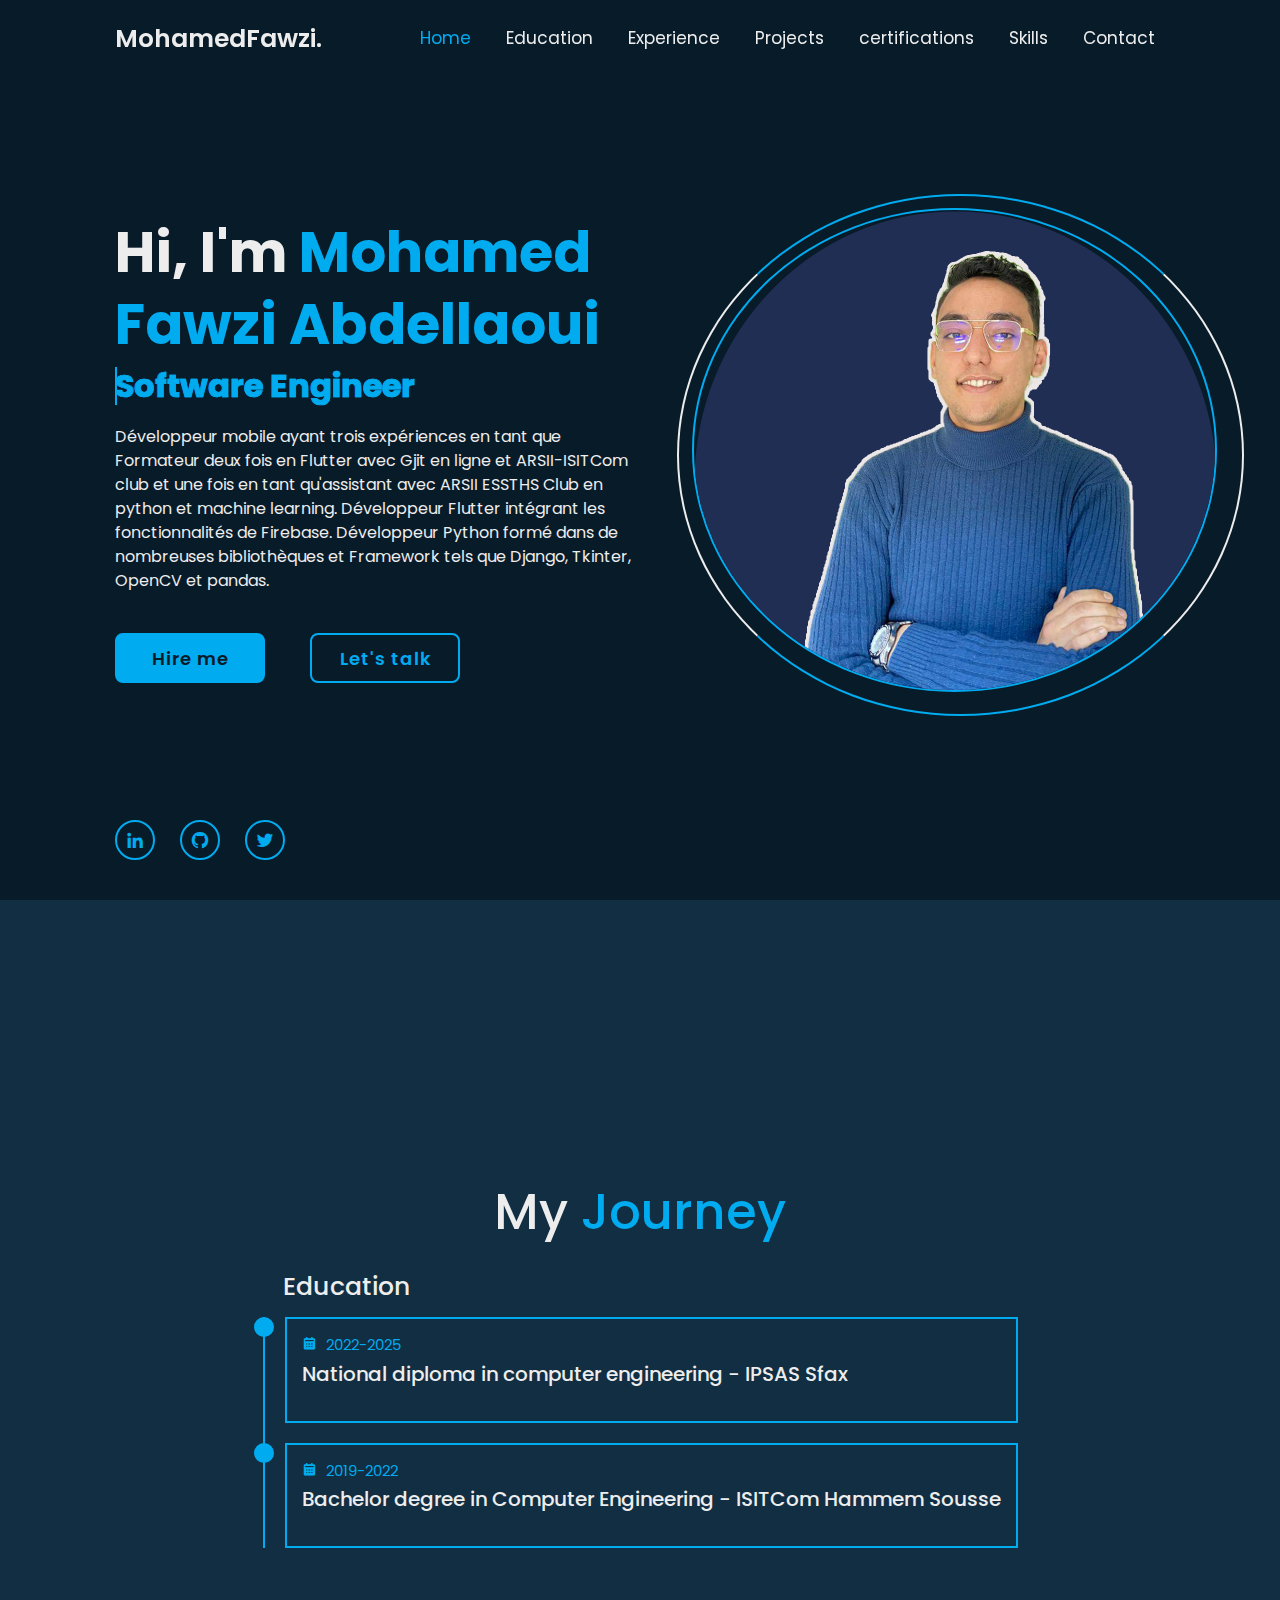
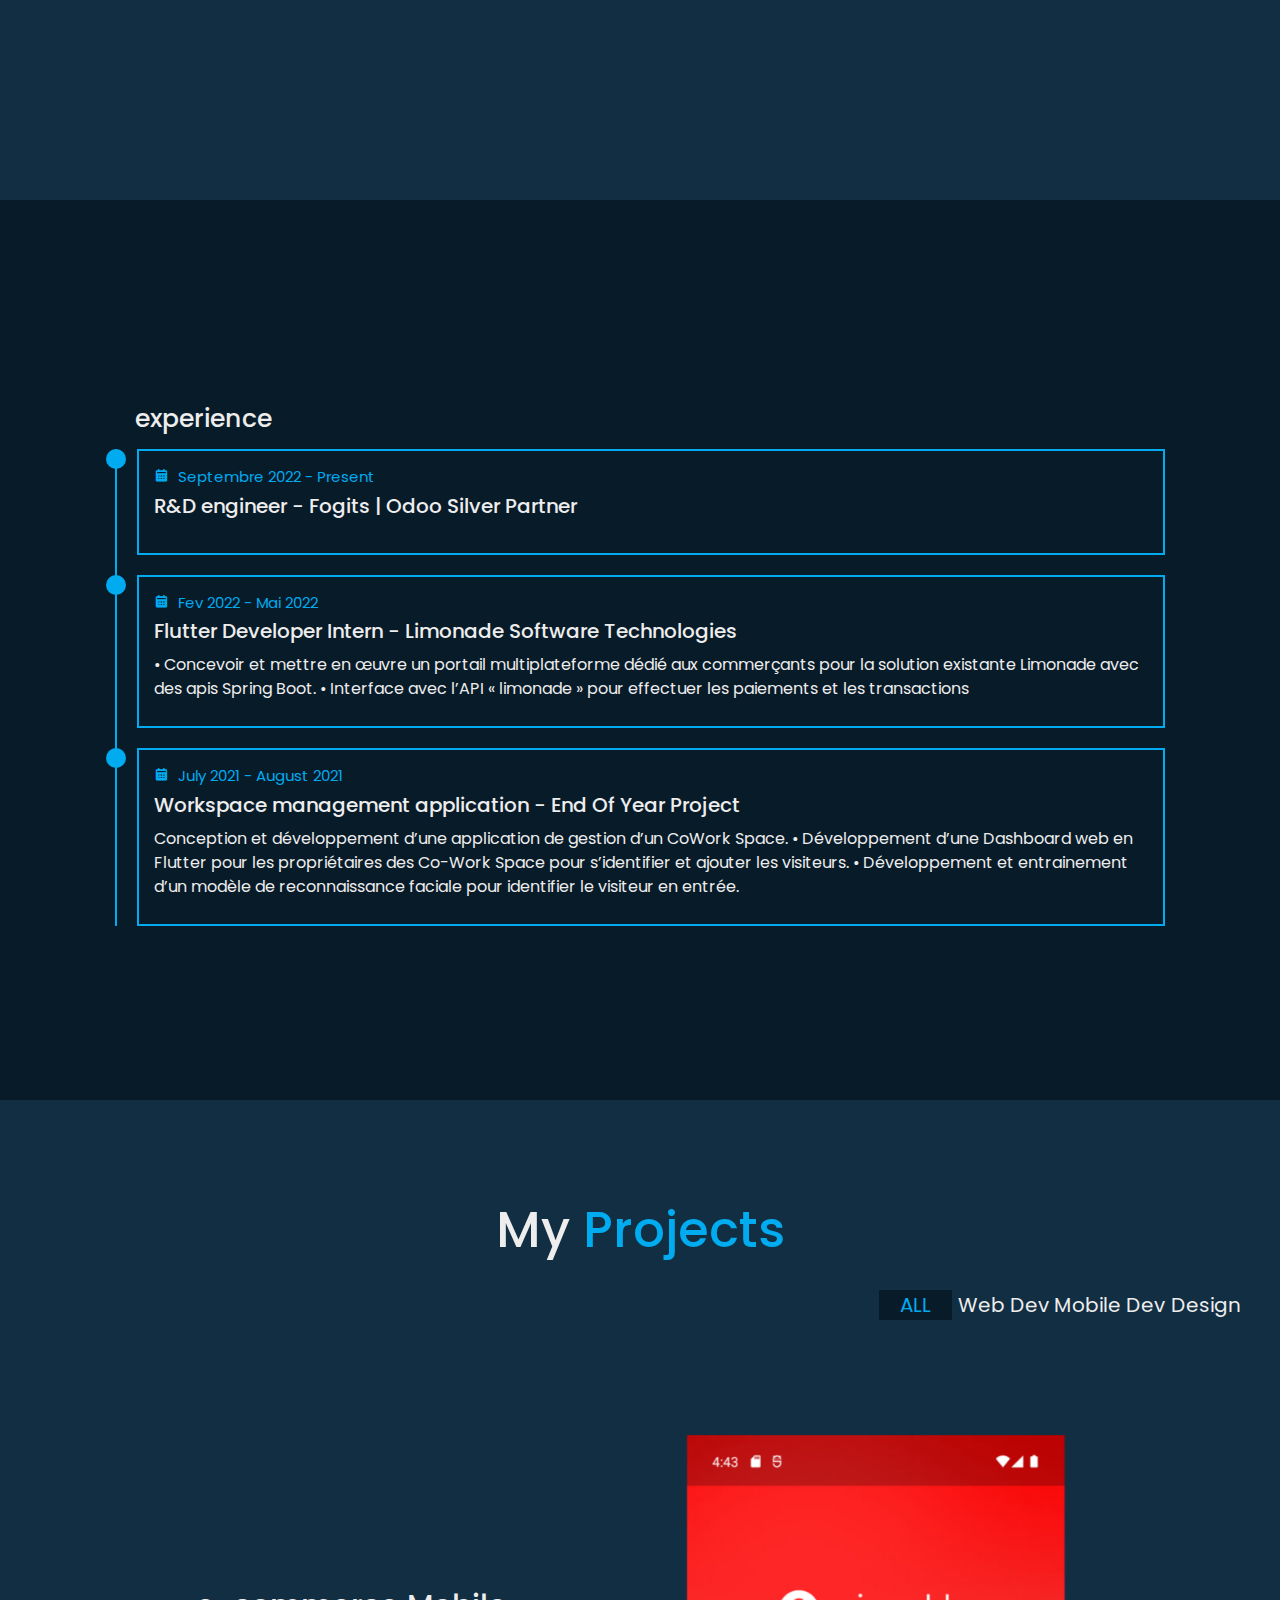
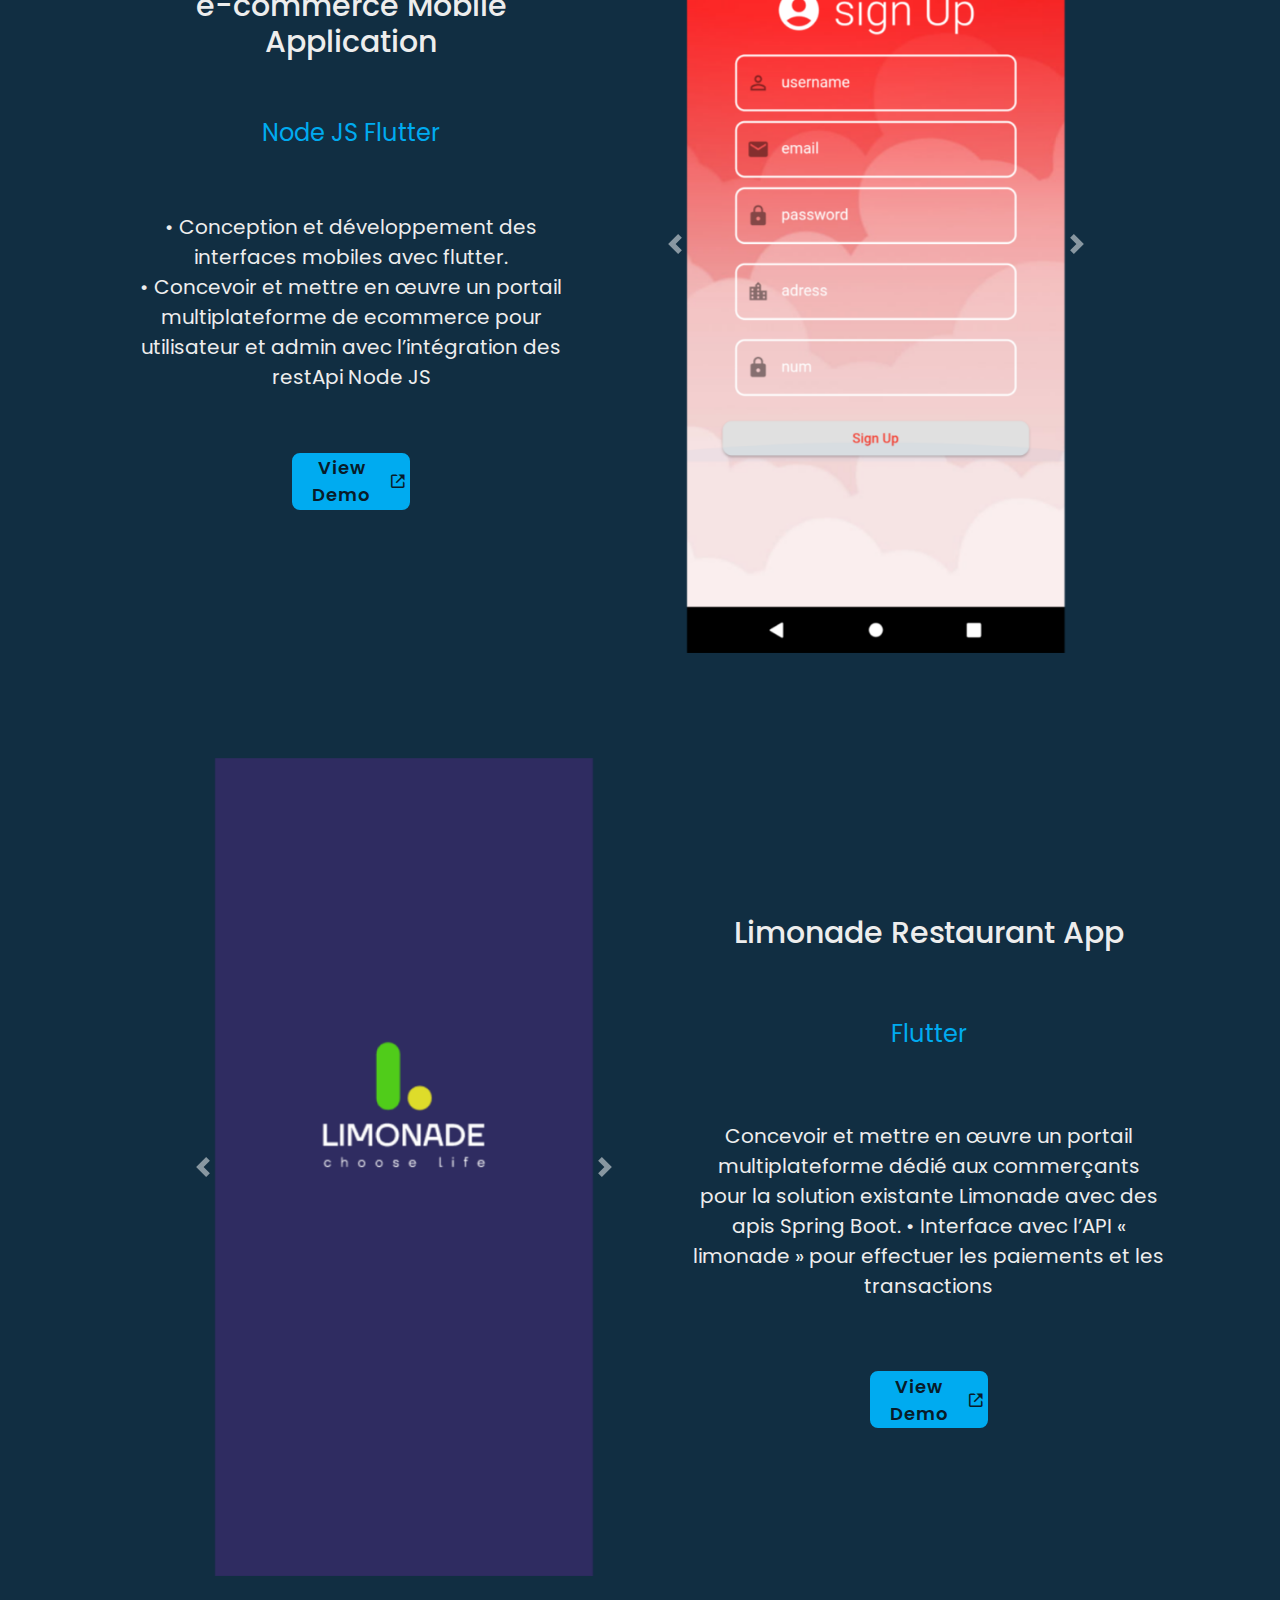
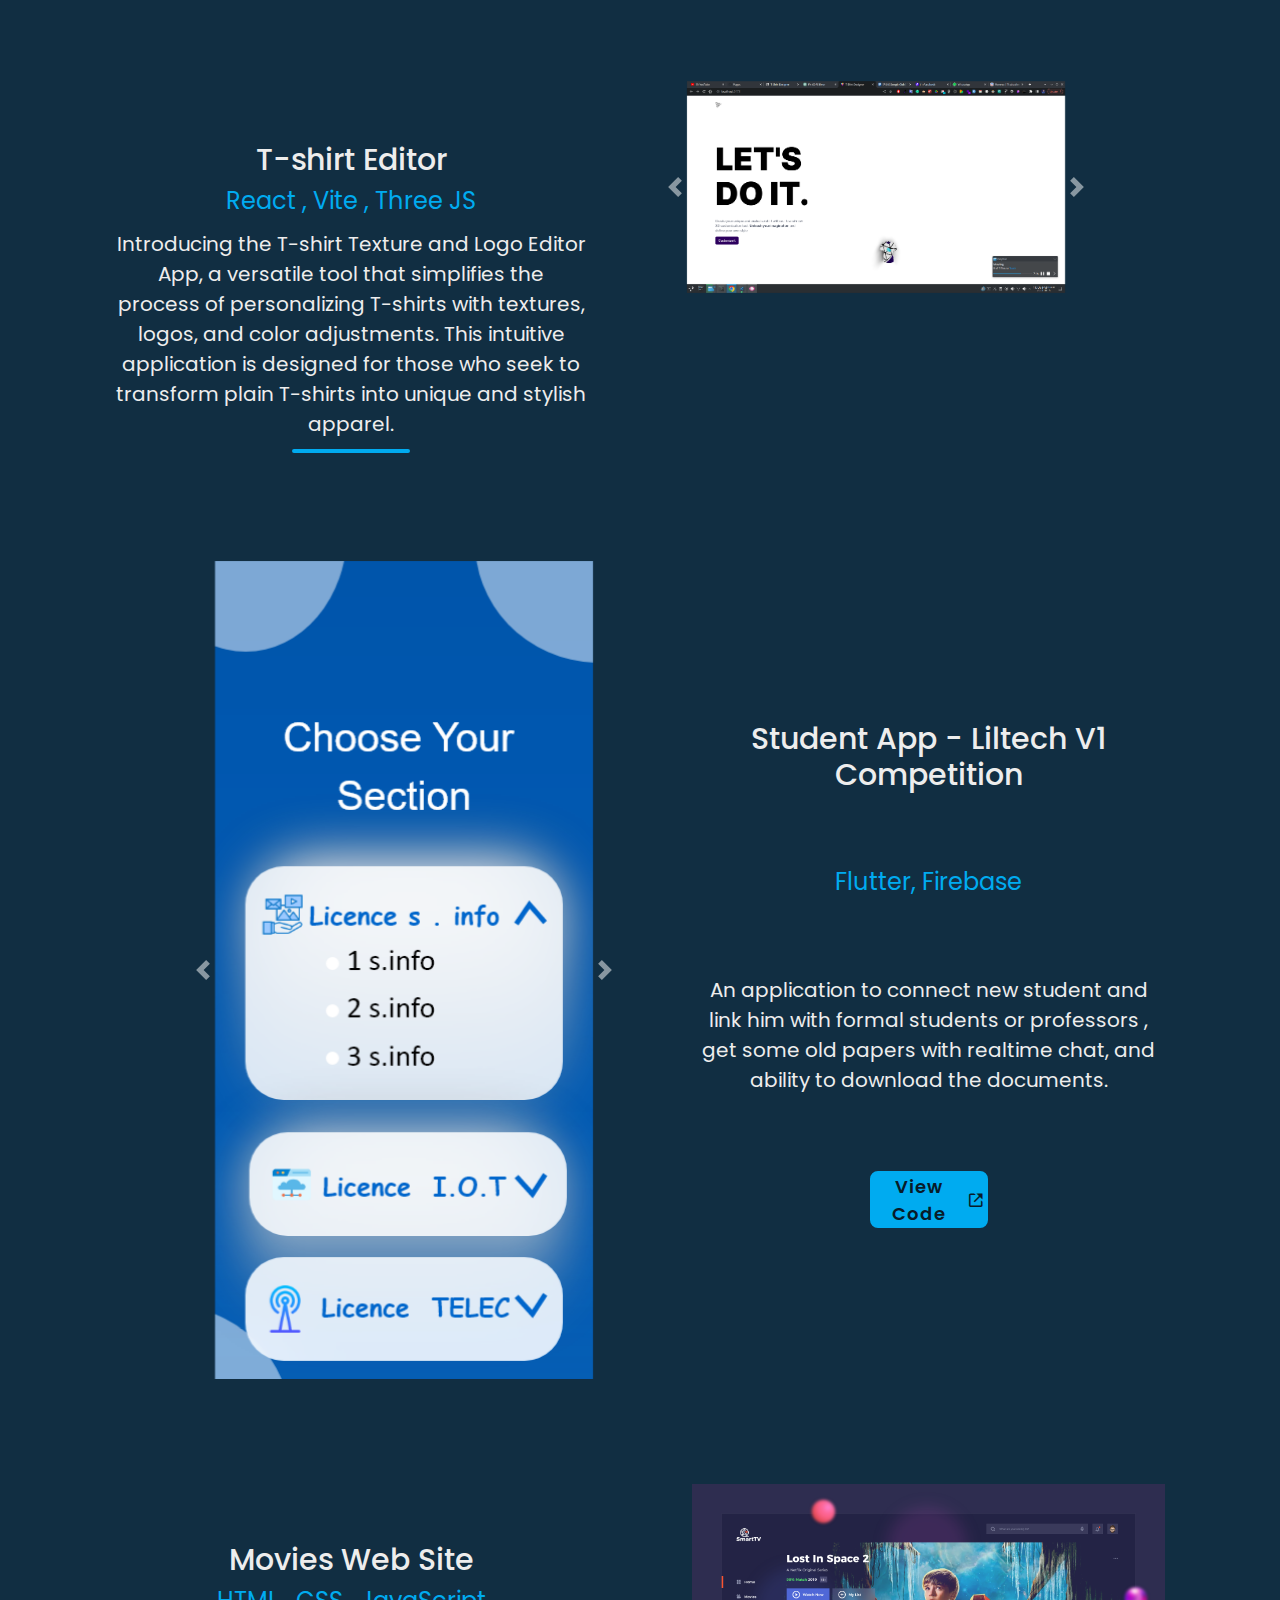
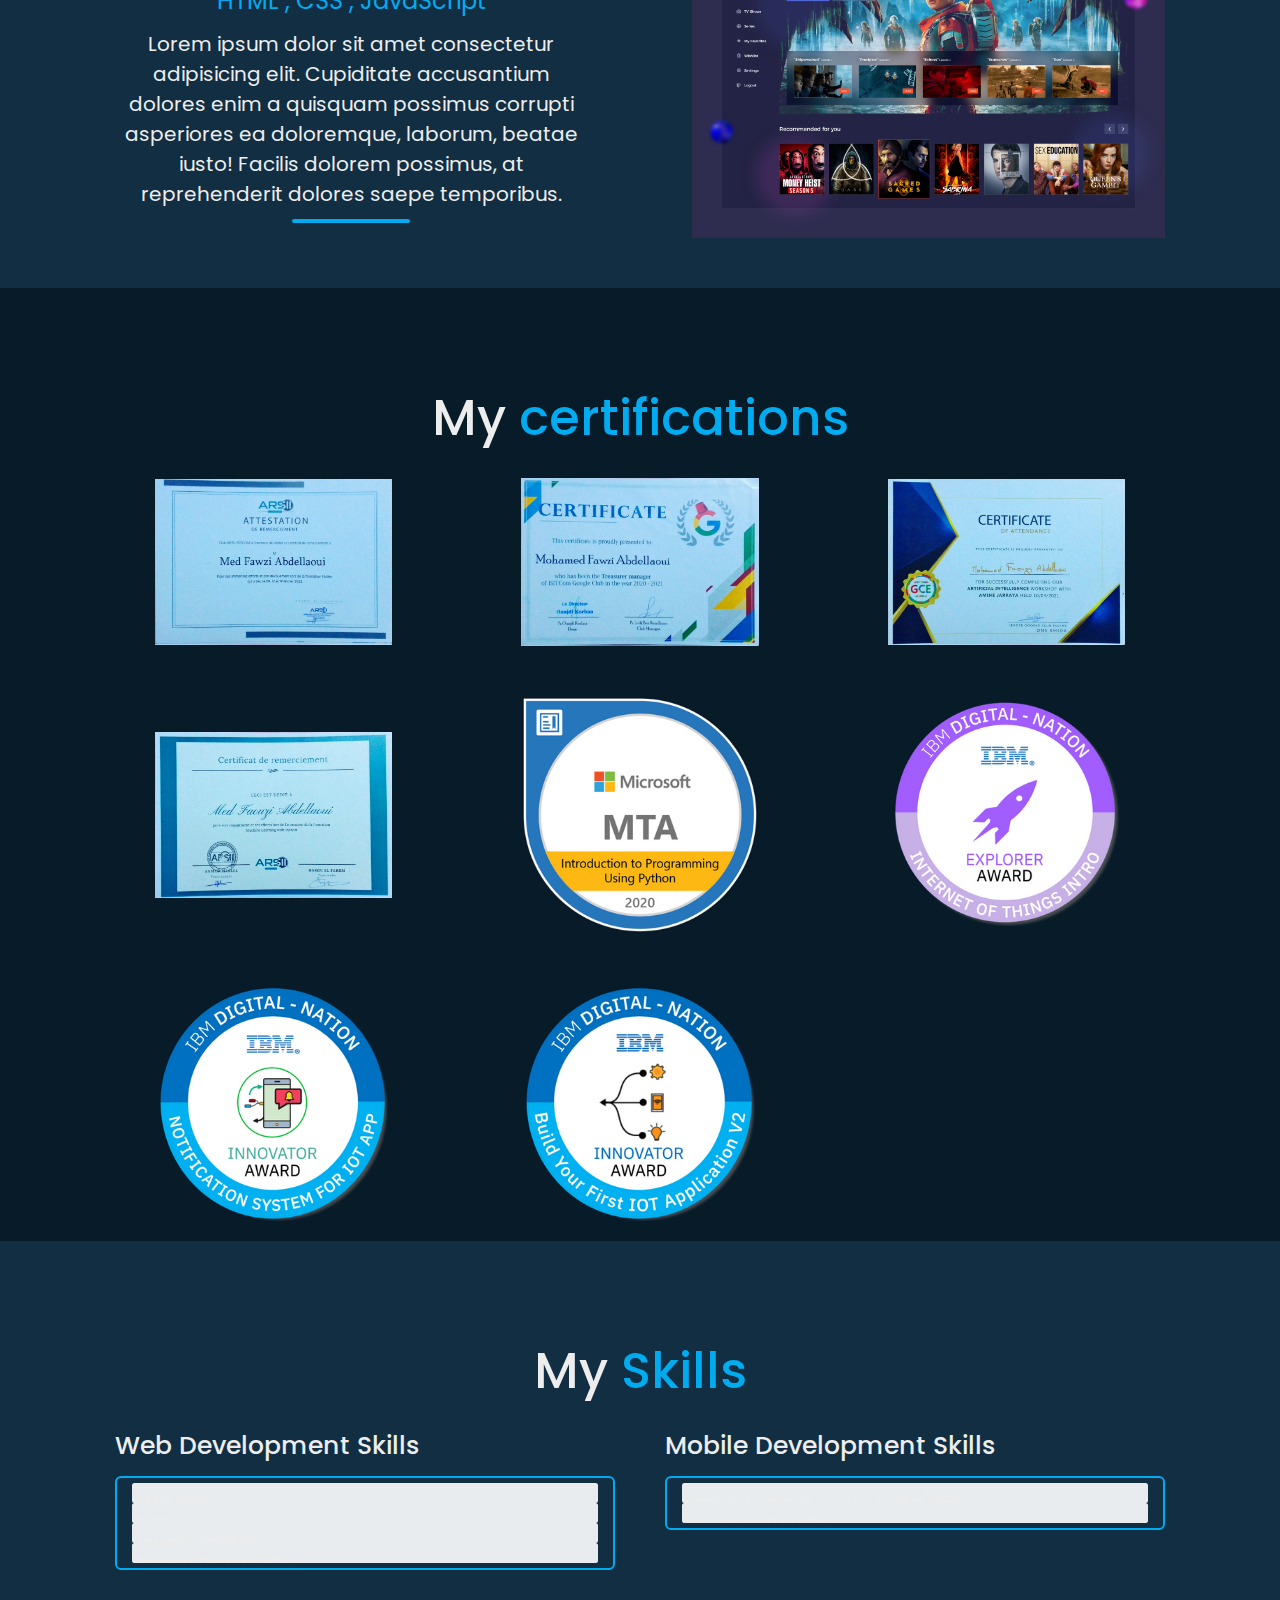
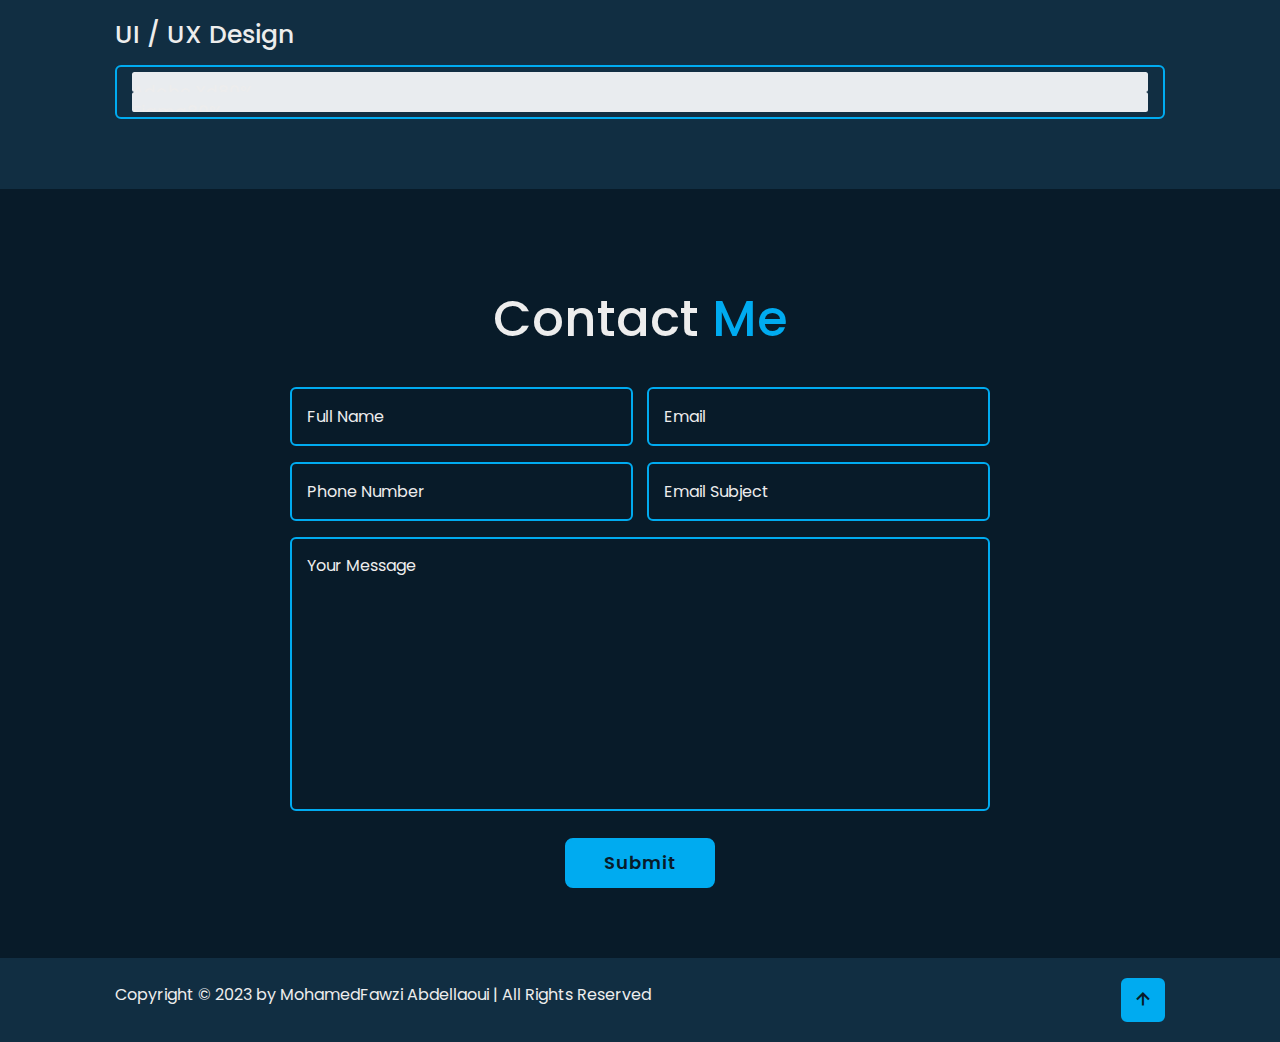
<file: index.html>
<!DOCTYPE html>
<html>
  <head>
    <meta charset="UTF-8" />
    <meta http-equiv="X-UA-Compatible" content="IE=edge" />
    <meta name="viewport" content="width=device-width,initial-scale=1.0" />
    <title>Mohamed Fawzi Abdellaoui CV</title>
    <link rel="stylesheet" href="css/style.css" />
    <script src="js/script.js"></script>
    <script src="https://smtpjs.com/v3/smtp.js"></script>

    <link
      href="https://unpkg.com/boxicons@2.1.4/css/boxicons.min.css"
      rel="stylesheet"
    />
    <link rel="stylesheet" href="https://maxcdn.bootstrapcdn.com/bootstrap/4.5.2/css/bootstrap.min.css">
<script src="https://code.jquery.com/jquery-3.5.1.slim.min.js"></script>
<script src="https://cdn.jsdelivr.net/npm/@popperjs/core@2.9.3/dist/umd/popper.min.js"></script>
<script src="https://maxcdn.bootstrapcdn.com/bootstrap/4.5.2/js/bootstrap.min.js"></script>

  </head>
  <body>
    <header class="header">
      <a href="#" class="logo">MohamedFawzi.</a>
      <div class="bx bx-menu" id="menu-icon"></div>
      <nav class="navbar">
        <a href="#home" class="active">Home</a>
        <a href="#education">Education</a>
        <a href="#experience">Experience</a>
        <a href="#projects">Projects</a>
        <a href="#certification">certifications</a>
        <a href="#skills">Skills</a>
        <a href="#contact">Contact</a>
      </nav>
    </header>
    <main>
      <!-- home section design -->
      <section class="home" id="home">
        <div class="home-content">
          <h1>Hi, I'm <span>Mohamed Fawzi Abdellaoui</span></h1>
          <div class="text-animate">
            <h3>Software Engineer</h3>
          </div>
          <p>
            Développeur mobile ayant trois expériences en tant que Formateur
            deux fois en Flutter avec Gjit en ligne et ARSII-ISITCom club et une
            fois en tant qu'assistant avec ARSII ESSTHS Club en python et
            machine learning. Développeur Flutter intégrant les fonctionnalités
            de Firebase. Développeur Python formé dans de nombreuses
            bibliothèques et Framework tels que Django, Tkinter, OpenCV et
            pandas.
          </p>
          <div class="btn-box">
            <a href="#" class="btn">Hire me</a>
            <a href="#" class="btn">Let's talk</a>
          </div>
          <div class="home-socialmedia">
            <a href="#"><i class="bx bxl-linkedin"></i></a>
            <a href="#"><i class="bx bxl-github"></i></a>
            <a href="#"><i class="bx bxl-twitter"></i></a>
          </div>
        </div>
        <div class="home-img">
          <img src="./src/fawziterm.png" alt="" />
          <span class="circle-spin"></span>
        </div>
        <span class="imgHover"></span>
      </section>
      <!-- education section design  -->
      <section class="education" id="education">
        <h2 class="heading">My <span>Journey</span></h2>
        <div class="education-row">
          <div class="education-column">
            <h3 class="title">Education</h3>
            <div class="education-box">
              <div class="education-content">
                <div class="content">
                  <div class="year">
                    <i class="bx bxs-calendar"></i>
                    2022-2025
                  </div>
                  <h3>National diploma in computer engineering - IPSAS Sfax</h3>
                  <p></p>
                </div>
              </div>
              <div class="education-content">
                <div class="content">
                  <div class="year">
                    <i class="bx bxs-calendar"></i>
                    2019-2022
                  </div>
                  <h3>
                    Bachelor degree in Computer Engineering - ISITCom Hammem
                    Sousse
                  </h3>
                  <p></p>
                </div>
              </div>
            </div>
          </div>
        </div>
      </section>
      <section class="experience" id="experience">
        <div class="experience-column">
          <h3 class="title">experience</h3>
          <div class="experience-box">
            <div class="experience-content">
              <div class="content">
                <div class="year">
                  <i class="bx bxs-calendar"></i>
                  Septembre 2022 - Present
                </div>
                <h3>R&D engineer - Fogits | Odoo Silver Partner</h3>
                <p></p>
              </div>
            </div>
            <div class="experience-content">
              <div class="content">
                <div class="year">
                  <i class="bx bxs-calendar"></i>
                  Fev 2022 - Mai 2022
                </div>
                <h3>
                  Flutter Developer Intern - Limonade Software Technologies
                </h3>
                <p>
                  • Concevoir et mettre en œuvre un portail multiplateforme
                  dédié aux commerçants pour la solution existante Limonade avec
                  des apis Spring Boot. • Interface avec l’API « limonade » pour
                  effectuer les paiements et les transactions
                </p>
              </div>
            </div>
            <div class="experience-content">
              <div class="content">
                <div class="year">
                  <i class="bx bxs-calendar"></i>
                  July 2021 - August 2021
                </div>
                <h3>Workspace management application - End Of Year Project</h3>
                <p>
                  Conception et développement d’une application de gestion d’un
                  CoWork Space. • Développement d’une Dashboard web en Flutter
                  pour les propriétaires des Co-Work Space pour s’identifier et
                  ajouter les visiteurs. • Développement et entrainement d’un
                  modèle de reconnaissance faciale pour identifier le visiteur
                  en entrée.
                </p>
              </div>
            </div>
          </div>
        </div>
      </section>
      <!-- projects section design  -->
      <section class="projects" id="projects">
        <div class="projects-header">
          <h3 class="heading">My <span>Projects</span></h3>
        </div>

        <div class="categ-container">
          <ul class="categories">
            <li id="all" class="active">ALL</li>
            <li id="web_dev">Web Dev</li>
            <li id="mobile_dev">Mobile Dev</li>
            <li id="design">Design</li>
          </ul>
        </div>

        <div class="projects-container">
          <article class="project_card">
            <div class="project">
              <div class="project">
                <div id="projectCarousel1" class="carousel slide custom-carousel" data-ride="carousel">
                  <div class="carousel-inner">
                    <div class="carousel-item active">
                      <img src="./src/grandhshop/1.png" alt="Image 1">
                    </div>
                    <div class="carousel-item">
                      <img src="./src/grandhshop/2.png" alt="Image 2">
                    </div>
                    <div class="carousel-item">
                      <img src="./src/grandhshop/3.png" alt="Image 3">
                    </div>
                    <div class="carousel-item">
                      <img src="./src/grandhshop/4.png" alt="Image 3">
                    </div>
                    <div class="carousel-item">
                      <img src="./src/grandhshop/5.png" alt="Image 3">
                    </div>
                    <div class="carousel-item">
                      <img src="./src/grandhshop/6.png" alt="Image 3">
                    </div>
                    <div class="carousel-item">
                      <img src="./src/grandhshop/7.png" alt="Image 3">
                    </div>
                    <div class="carousel-item">
                      <img src="./src/grandhshop/8.png" alt="Image 3">
                    </div>
                  </div>
                  <a class="carousel-control-prev" href="#projectCarousel1" role="button" data-slide="prev">
                    <span class="carousel-control-prev-icon" aria-hidden="true"></span>
                    <span class="sr-only">Previous</span>
                  </a>
                  <a class="carousel-control-next" href="#projectCarousel1" role="button" data-slide="next">
                    <span class="carousel-control-next-icon" aria-hidden="true"></span>
                    <span class="sr-only">Next</span>
                  </a>
                </div>
                <div class="project_modal">
                  <h2 class="projects_title">e-commerce Mobile Application</h2>
                  <p class="project_techs">Node JS Flutter</p>
                  <p class="project-desc">
                    • Conception et développement des interfaces mobiles avec
                    flutter. <br> • Concevoir et mettre en œuvre un portail
                    multiplateforme de ecommerce pour utilisateur et admin avec
                    l’intégration des restApi Node JS
                  </p>
                  <a href="#" class="proj_btn"
                    >View Demo<i class="bx bx-link-external"></i
                  ></a>
                </div>
            </div>
          </article>
          <article class="project_card">
            <div class="project">
              <div id="projectCarousel2" class="carousel slide custom-carousel" data-ride="carousel">
                <div class="carousel-inner">
                  <div class="carousel-item active">
                    <img src="./src/limonade/Splash 1.png" alt="Image 1">
                  </div>
                  <div class="carousel-item">
                    <img src="./src/limonade/splashScreen-Light 1.png" alt="Image 2">
                  </div>
                  <div class="carousel-item">
                    <img src="./src/limonade/mainScreenCollapsed-dark 1.png" alt="Image 3">
                  </div>
                  <div class="carousel-item">
                    <img src="./src/limonade/mainScreenCollapsed-light 1.png" alt="Image 3">
                  </div>
                  <div class="carousel-item">
                    <img src="./src/limonade/startscreeen-dark 1.png" alt="Image 3">
                  </div>
                  <div class="carousel-item">
                    <img src="./src/limonade/start screen 1.png" alt="Image 3">
                  </div>
                  <div class="carousel-item">
                    <img src="./src/limonade/afterMenuChange 1.png" alt="Image 3">
                  </div>
                  <div class="carousel-item">
                    <img src="./src/limonade/addToCart 1.png" alt="Image 3">
                  </div>
                </div>
                <a class="carousel-control-prev" href="#projectCarousel2" role="button" data-slide="prev">
                  <span class="carousel-control-prev-icon" aria-hidden="true"></span>
                  <span class="sr-only">Previous</span>
                </a>
                <a class="carousel-control-next" href="#projectCarousel2" role="button" data-slide="next">
                  <span class="carousel-control-next-icon" aria-hidden="true"></span>
                  <span class="sr-only">Next</span>
                </a>
              </div>
              <div class="project_modal">
                <h2 class="projects_title">Limonade Restaurant App</h2>
                <p class="project_techs">Flutter</p>
                <p class="project-desc">
                  Concevoir et mettre en œuvre un portail multiplateforme dédié
                  aux commerçants pour la solution existante Limonade avec des
                  apis Spring Boot. • Interface avec l’API « limonade » pour
                  effectuer les paiements et les transactions
                </p>
                <a href="#" class="proj_btn"
                  >View Demo<i class="bx bx-link-external"></i
                ></a>
              </div>
            </div>
          </article>
          
          <article class="project_card">
            <div class="project">
              <div id="projectCarousel3" class="carousel slide custom-carousel" data-ride="carousel">
                <div class="carousel-inner">
                  <div class="carousel-item active">
                    <img src="./src/T-shirt-editor/1.png" alt="Image 1">
                  </div>
                  <div class="carousel-item">
                    <img src="./src/T-shirt-editor/2.png" alt="Image 2">
                  </div>
                  <div class="carousel-item">
                    <img src="./src/T-shirt-editor/3.png" alt="Image 3">
                  </div>
                  <div class="carousel-item">
                    <img src="./src/T-shirt-editor/4.png" alt="Image 3">
                  </div>
                  <div class="carousel-item">
                    <img src="./src/T-shirt-editor/5.png" alt="Image 3">
                  </div>
                </div>
                <a class="carousel-control-prev" href="#projectCarousel3" role="button" data-slide="prev">
                  <span class="carousel-control-prev-icon" aria-hidden="true"></span>
                  <span class="sr-only">Previous</span>
                </a>
                <a class="carousel-control-next" href="#projectCarousel3" role="button" data-slide="next">
                  <span class="carousel-control-next-icon" aria-hidden="true"></span>
                  <span class="sr-only">Next</span>
                </a>
              </div>
              <div class="project_modal">
                <h2 class="projects_title">T-shirt Editor</h2>
                <p class="project_techs">React , Vite , Three JS</p>
                <p class="project-desc">
                  Introducing the T-shirt Texture and Logo Editor App, a versatile tool that simplifies the process of personalizing T-shirts with textures, logos, and color adjustments. This intuitive application is designed for those who seek to transform plain T-shirts into unique and stylish apparel.
                </p>
                <a href="#" class="proj_btn"
                  >View Code<i class="bx bx-link-external"></i
                ></a>
              </div>
            </div>
          </article>
          <article class="project_card">
            <div class="project">
              <div id="projectCarousel4" class="carousel slide custom-carousel" data-ride="carousel">
                <div class="carousel-inner">
                  <div class="carousel-item active">
                    <img src="./src/liltech/1.png" alt="Image 1">
                  </div>
                  <div class="carousel-item">
                    <img src="./src/liltech/2.png" alt="Image 2">
                  </div>
                  <div class="carousel-item">
                    <img src="./src/liltech/3.png" alt="Image 3">
                  </div>
                  <div class="carousel-item">
                    <img src="./src/limonade/mainScreenCollapsed-light 1.png" alt="Image 3">
                  </div>
                  <div class="carousel-item">
                    <img src="./src/liltech/4.png" alt="Image 3">
                  </div>
                </div>
                <a class="carousel-control-prev" href="#projectCarousel4" role="button" data-slide="prev">
                  <span class="carousel-control-prev-icon" aria-hidden="true"></span>
                  <span class="sr-only">Previous</span>
                </a>
                <a class="carousel-control-next" href="#projectCarousel4" role="button" data-slide="next">
                  <span class="carousel-control-next-icon" aria-hidden="true"></span>
                  <span class="sr-only">Next</span>
                </a>
              </div>
              <div class="project_modal">
                <h2 class="projects_title">Student App - Liltech V1 Competition</h2>
                <p class="project_techs">Flutter, Firebase</p>
                <p class="project-desc">
                  An application to connect new student and link him with formal students or professors , get some old papers with 
                  realtime chat, and ability to download the documents.
                </p>
                <a href="#" class="proj_btn"
                  >View Code<i class="bx bx-link-external"></i
                ></a>
              </div>
            </div>
          </article>
          <article class="project_card">
            <div class="project">
              <img src="./src/movies.png" alt="project pic" />
              <div class="project_modal">
                <h2 class="projects_title">Movies Web Site</h2>
                <p class="project_techs">HTML , CSS , JavaScript</p>
                <p class="project-desc">
                  Lorem ipsum dolor sit amet consectetur adipisicing elit.
                  Cupiditate accusantium dolores enim a quisquam possimus
                  corrupti asperiores ea doloremque, laborum, beatae iusto!
                  Facilis dolorem possimus, at reprehenderit dolores saepe
                  temporibus.
                </p>
                <a href="#" class="proj_btn"
                  >View Demo<i class="bx bx-link-external"></i
                ></a>
              </div>
            </div>
          </article>
        </div>
      </section>
      <!-- certifications section design -->
      <section class="certification" id="certification">
        <h2 class="heading">My <span>certifications</span></h2>
        <div class="certifs-container">
          <article class="certif_card">
            <img src="./src/certif/flutter_training.jpg" alt="certif img" />
            <div class="certif_modal">
              <h3 class="certif_title">Flutter Trainer 12H</h3>
              <p class="certif_description">
                Lorem ipsum, dolor sit amet consectetur adipisicing elit. Labore
                quo iusto nam temporibus autem laborum? Ullam dolorum earum
                vitae quibusdam ceonsequatur aliquid asperiores veniam?
                Consectetur enim vel odit impedit rerum?
              </p>
            </div>
          </article>
          <article class="certif_card">
            <img src="./src/certif/google_tresor.jpg" alt="certif img" />
            <div class="certif_modal">
              <h3 class="certif_title">ISITCom Google Club Tresor</h3>
              <p class="certif_description">
                Lorem ipsum, dolor sit amet consectetur adipisicing elit. Labore
                quo iusto nam temporibus autem laborum? Ullam dolorum earum
                vitae quibusdam ceonsequatur aliquid asperiores veniam?
                Consectetur enim vel odit impedit rerum?
              </p>
            </div>
          </article>
          <article class="certif_card">
            <img src="./src/certif/ml_learn.jpg" alt="certif img" />
            <div class="certif_modal">
              <h3 class="certif_title">Artificial Intelligence Training</h3>
              <p class="certif_description">
                Lorem ipsum, dolor sit amet consectetur adipisicing elit. Labore
                quo iusto nam temporibus autem laborum? Ullam dolorum earum
                vitae quibusdam ceonsequatur aliquid asperiores veniam?
                Consectetur enim vel odit impedit rerum?
              </p>
            </div>
          </article>
          <article class="certif_card">
            <img src="./src/certif/ml_training.jpg" alt="certif img" />
            <div class="certif_modal">
              <h3 class="certif_title">Machine Learning trainer</h3>
              <p class="certif_description">
                Lorem ipsum, dolor sit amet consectetur adipisicing elit. Labore
                quo iusto nam temporibus autem laborum? Ullam dolorum earum
                vitae quibusdam ceonsequatur aliquid asperiores veniam?
                Consectetur enim vel odit impedit rerum?
              </p>
            </div>
          </article>
          <article class="certif_card">
            <img src="./src/certif/python_microsoft.png" alt="certif img" />
            <div class="certif_modal">
              <h3 class="certif_title">
                MTA-Introduction to programming using Python
              </h3>
              <p class="certif_description">
                Earners of the MTA: Introduction to Programming Using Python
                validate the skills and knowledge to recognize and write
                syntactically correct Python code, recognize data types
                supported by Python, and the ability to recognize and write
                Python code that will logically solve a given problem.
              </p>
            </div>
          </article>
          <article class="certif_card">
            <img
              src="./src/certif/IBM_Internet_of_Things.png"
              alt="certif img"
            />
            <div class="certif_modal">
              <h3 class="certif_title">IBM - Into to Internet Of Things</h3>
              <p class="certif_description">
                Lorem ipsum, dolor sit amet consectetur adipisicing elit. Labore
                quo iusto nam temporibus autem laborum? Ullam dolorum earum
                vitae quibusdam ceonsequatur aliquid asperiores veniam?
                Consectetur enim vel odit impedit rerum?
              </p>
            </div>
          </article>
          <article class="certif_card">
            <img
              src="./src/certif/IBM_Notification_Sys_for_IOT_Apps.png"
              alt="certif img"
            />
            <div class="certif_modal">
              <h3 class="certif_title">IBM - Notification System for IoT</h3>
              <p class="certif_description">
                Lorem ipsum, dolor sit amet consectetur adipisicing elit. Labore
                quo iusto nam temporibus autem laborum? Ullam dolorum earum
                vitae quibusdam ceonsequatur aliquid asperiores veniam?
                Consectetur enim vel odit impedit rerum?
              </p>
            </div>
          </article>
          <article class="certif_card">
            <img
              src="./src/certif/Build_your_first_IOT_app_v2.png"
              alt="certif img"
            />
            <div class="certif_modal">
              <h3 class="certif_title">IBM - Build Your IoT Application V2</h3>
              <p class="certif_description">
                Lorem ipsum, dolor sit amet consectetur adipisicing elit. Labore
                quo iusto nam temporibus autem laborum? Ullam dolorum earum
                vitae quibusdam ceonsequatur aliquid asperiores veniam?
                Consectetur enim vel odit impedit rerum?
              </p>
            </div>
          </article>
        </div>
      </section>

      <!-- skill section design  -->
      <section class="skills" id="skills">
        <h2 class="heading">My <span>Skills</span></h2>
        <div class="skills-row">
          <div class="skills-column">
            <h3 class="title">Web Development Skills</h3>
            <div class="skills-box">
              <div class="skills-content">
                <div class="progress">
                  <h3>HTML<span>90%</span></h3>
                  <div class="bar"><span></span></div>
                </div>
                <div class="progress">
                  <h3>CSS<span>90%</span></h3>
                  <div class="bar"><span></span></div>
                </div>
                <div class="progress">
                  <h3>JavaScript<span>90%</span></h3>
                  <div class="bar"><span></span></div>
                </div>
                <div class="progress">
                  <h3>Python Django<span>70%</span></h3>
                  <div class="bar"><span></span></div>
                </div>
              </div>
            </div>
          </div>
          <div class="skills-column">
            <h3 class="title">Mobile Development Skills</h3>
            <div class="skills-box">
              <div class="skills-content">
                <div class="progress">
                  <h3>Native Android (JAVA & XML)<span>35%</span></h3>
                  <div class="bar"><span></span></div>
                </div>
                <div class="progress">
                  <h3>Dart & Flutter<span>90%</span></h3>
                  <div class="bar"><span></span></div>
                </div>
              </div>
            </div>
          </div>
          <div class="skills-column">
            <h3 class="title">UI / UX Design</h3>
            <div class="skills-box">
              <div class="skills-content">
                <div class="progress">
                  <h3>Adobe Xd<span>80%</span></h3>
                  <div class="bar"><span></span></div>
                </div>
                <div class="progress">
                  <h3>Figma<span>80%</span></h3>
                  <div class="bar"><span></span></div>
                </div>
              </div>
            </div>
          </div>
        </div>
      </section>
      <!-- contact section design -->
      <section class="contact" id="contact">
        <h2 class="heading">Contact <span>Me</span></h2>
        <form>
          <div class="input-box">
            <div class="input-field">
              <input
                id="fullName"
                type="text"
                placeholder="Full Name"
                required
              />
              <span class="focus"></span>
            </div>
            <div class="input-field">
              <input
                id="emailAdress"
                type="email"
                placeholder="Email"
                required
              />
              <span class="focus"></span>
            </div>
          </div>
          <div class="input-box">
            <div class="input-field">
              <input
                id="phoneNumber"
                type="number"
                placeholder="Phone Number"
                required
              />
              <span class="focus"></span>
            </div>
            <div class="input-field">
              <input
                id="emailSubject"
                type="text"
                placeholder="Email Subject"
                required
                name="_subject"
              />
              <span class="focus"></span>
            </div>
          </div>

          <div class="textarea-field">
            <textarea
              name=""
              id="message"
              cols="30"
              rows="10"
              placeholder="Your Message"
              required
            ></textarea>
            <span class="focus"></span>
          </div>
          <div id="submit_form" class="btn-box btns">
            <button type="submit" class="btn">Submit</button>
          </div>
        </form>
      </section>
      <!-- footer design  -->
      <footer class="footer">
        <div class="footer-text">
          <p>
            Copyright &copy; 2023 by MohamedFawzi Abdellaoui | All Rights
            Reserved
          </p>
        </div>
        <div class="footer-iconTop">
          <a href="#"><i class="bx bx-up-arrow-alt"></i></a>
        </div>
      </footer>
    </main>
  </body>
</html>
</file>
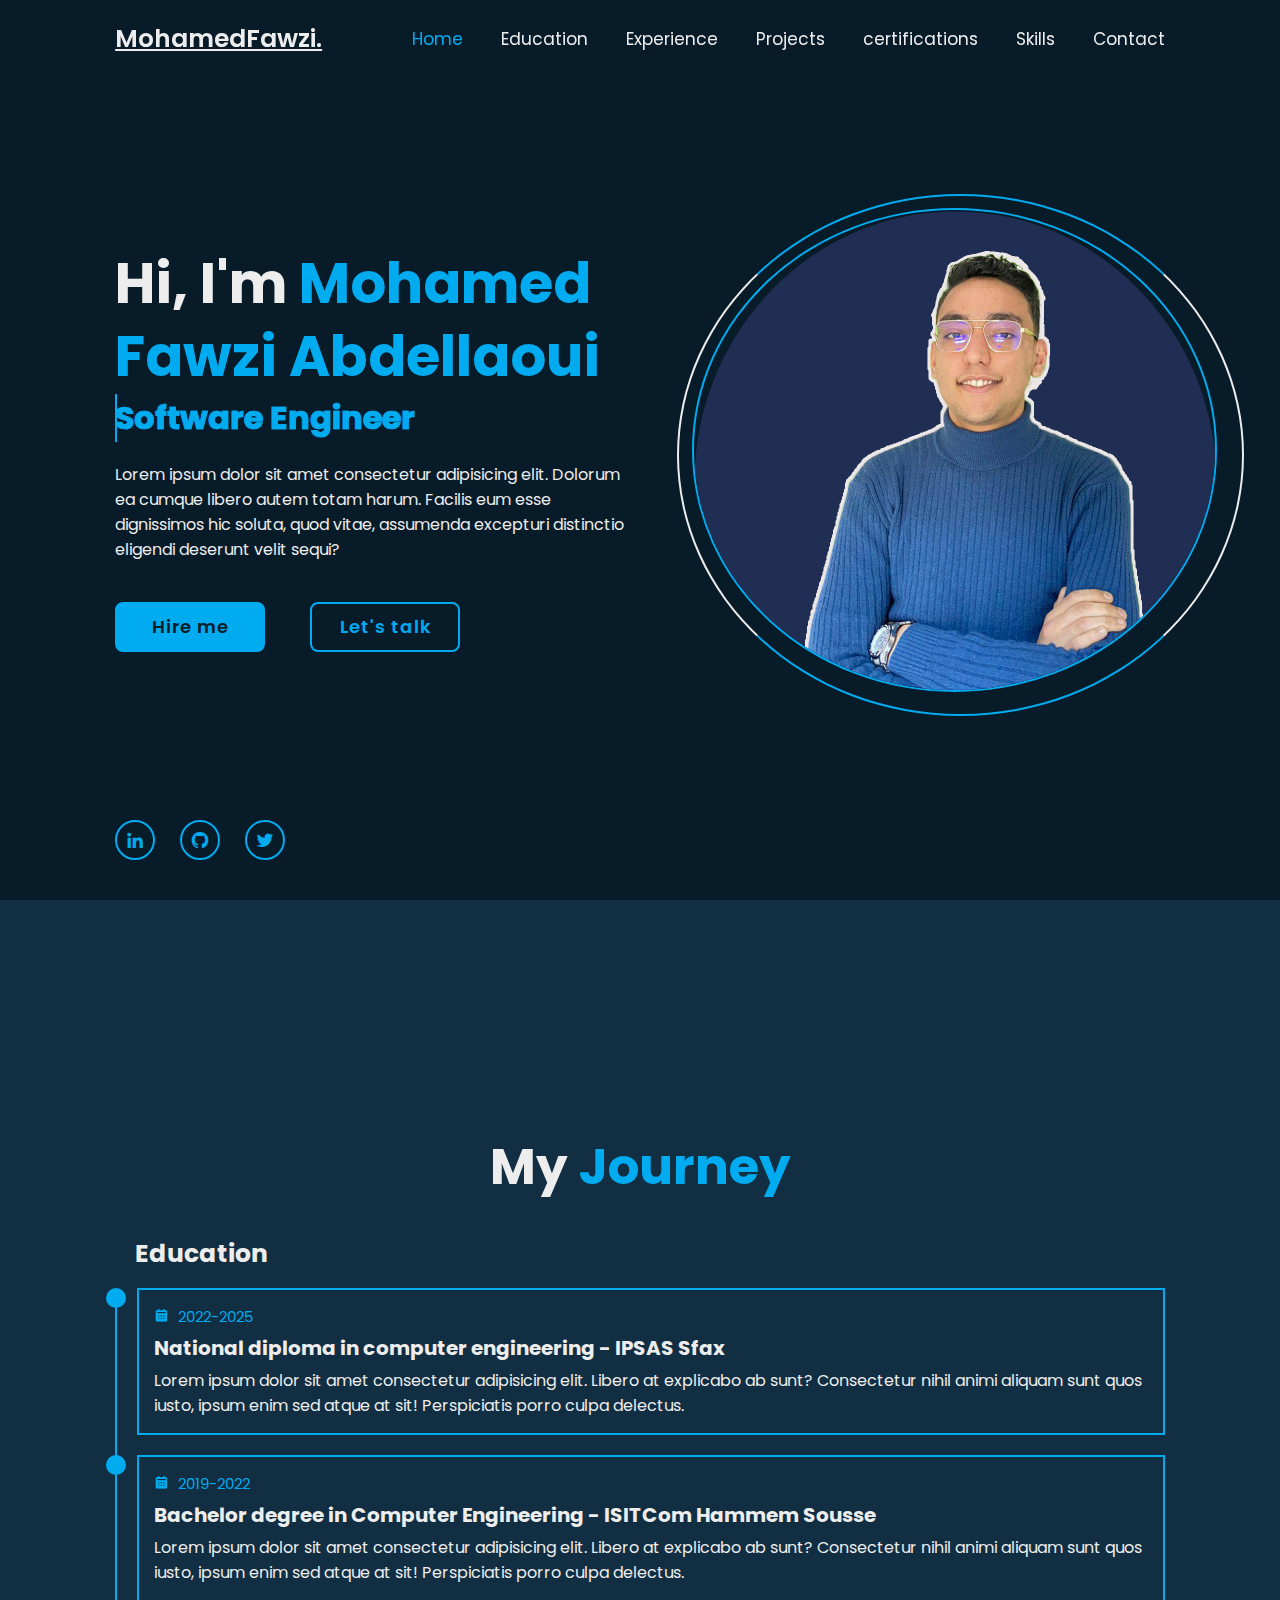
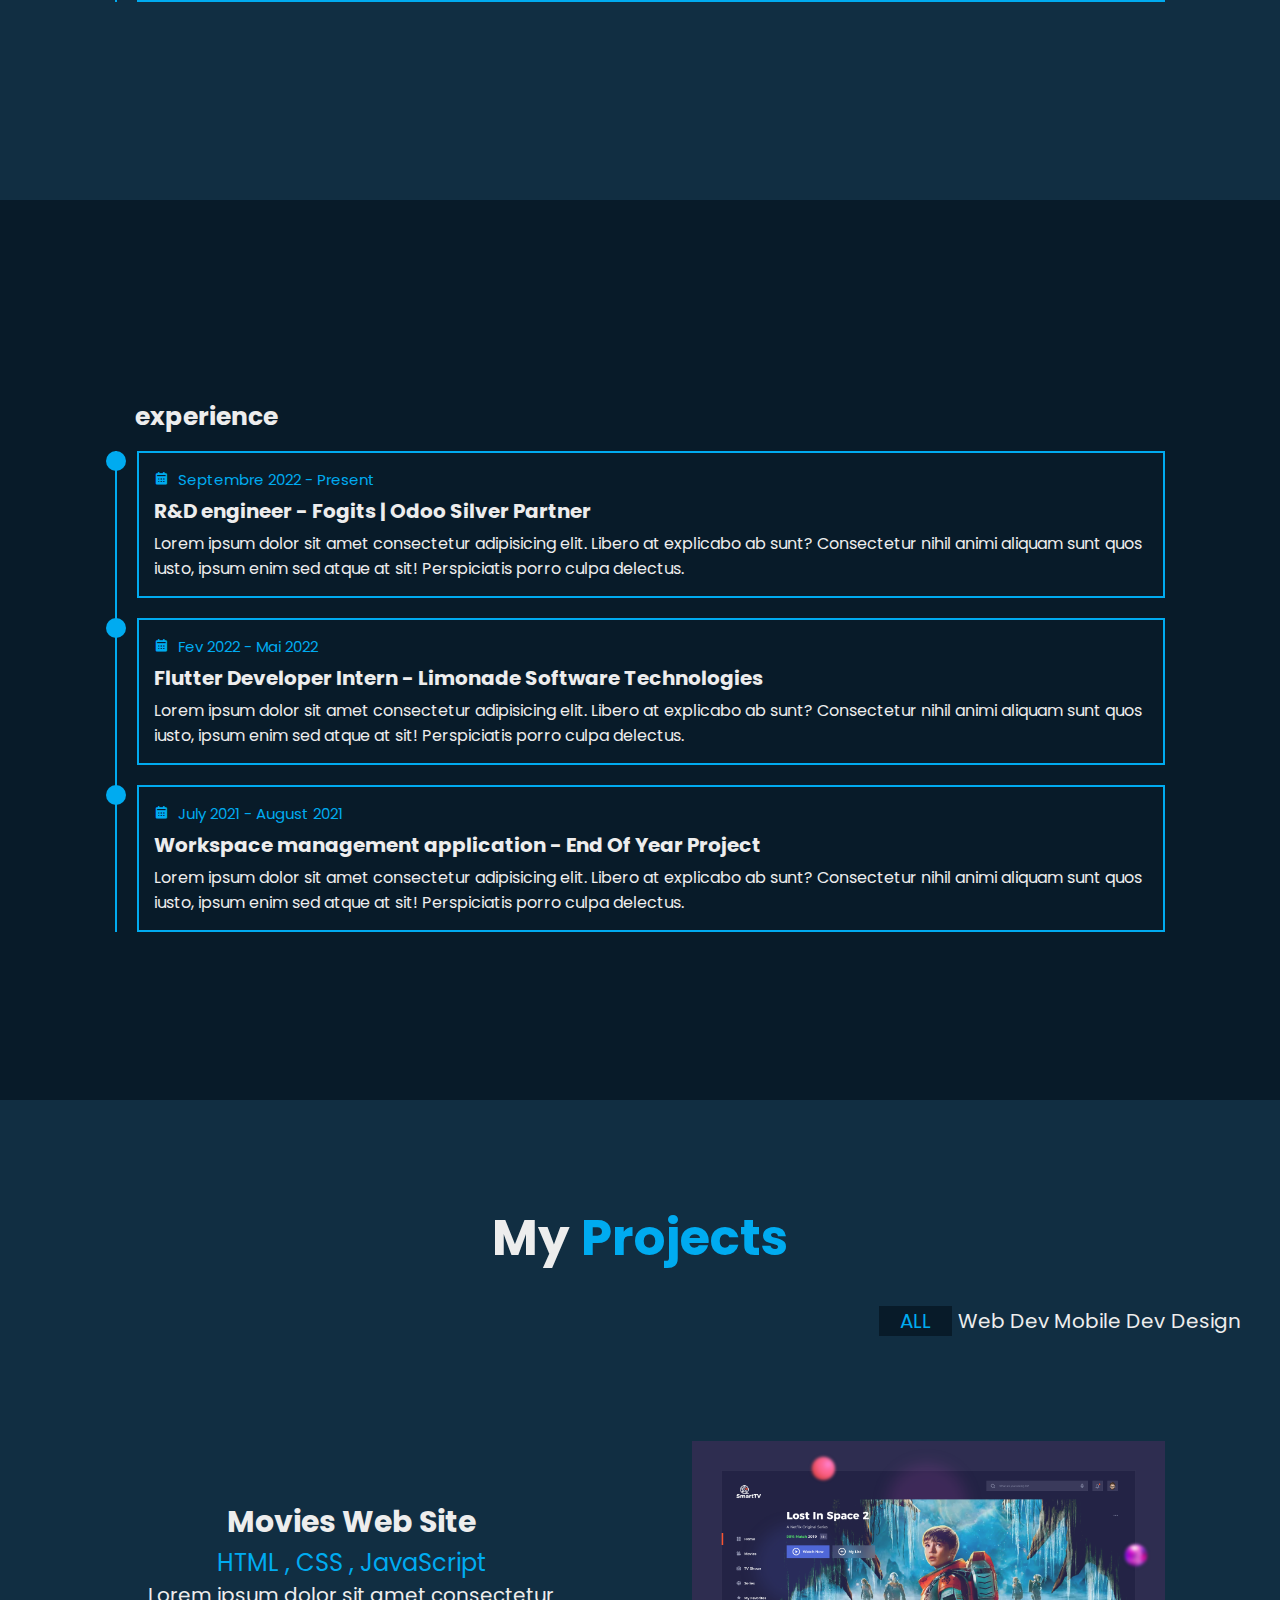
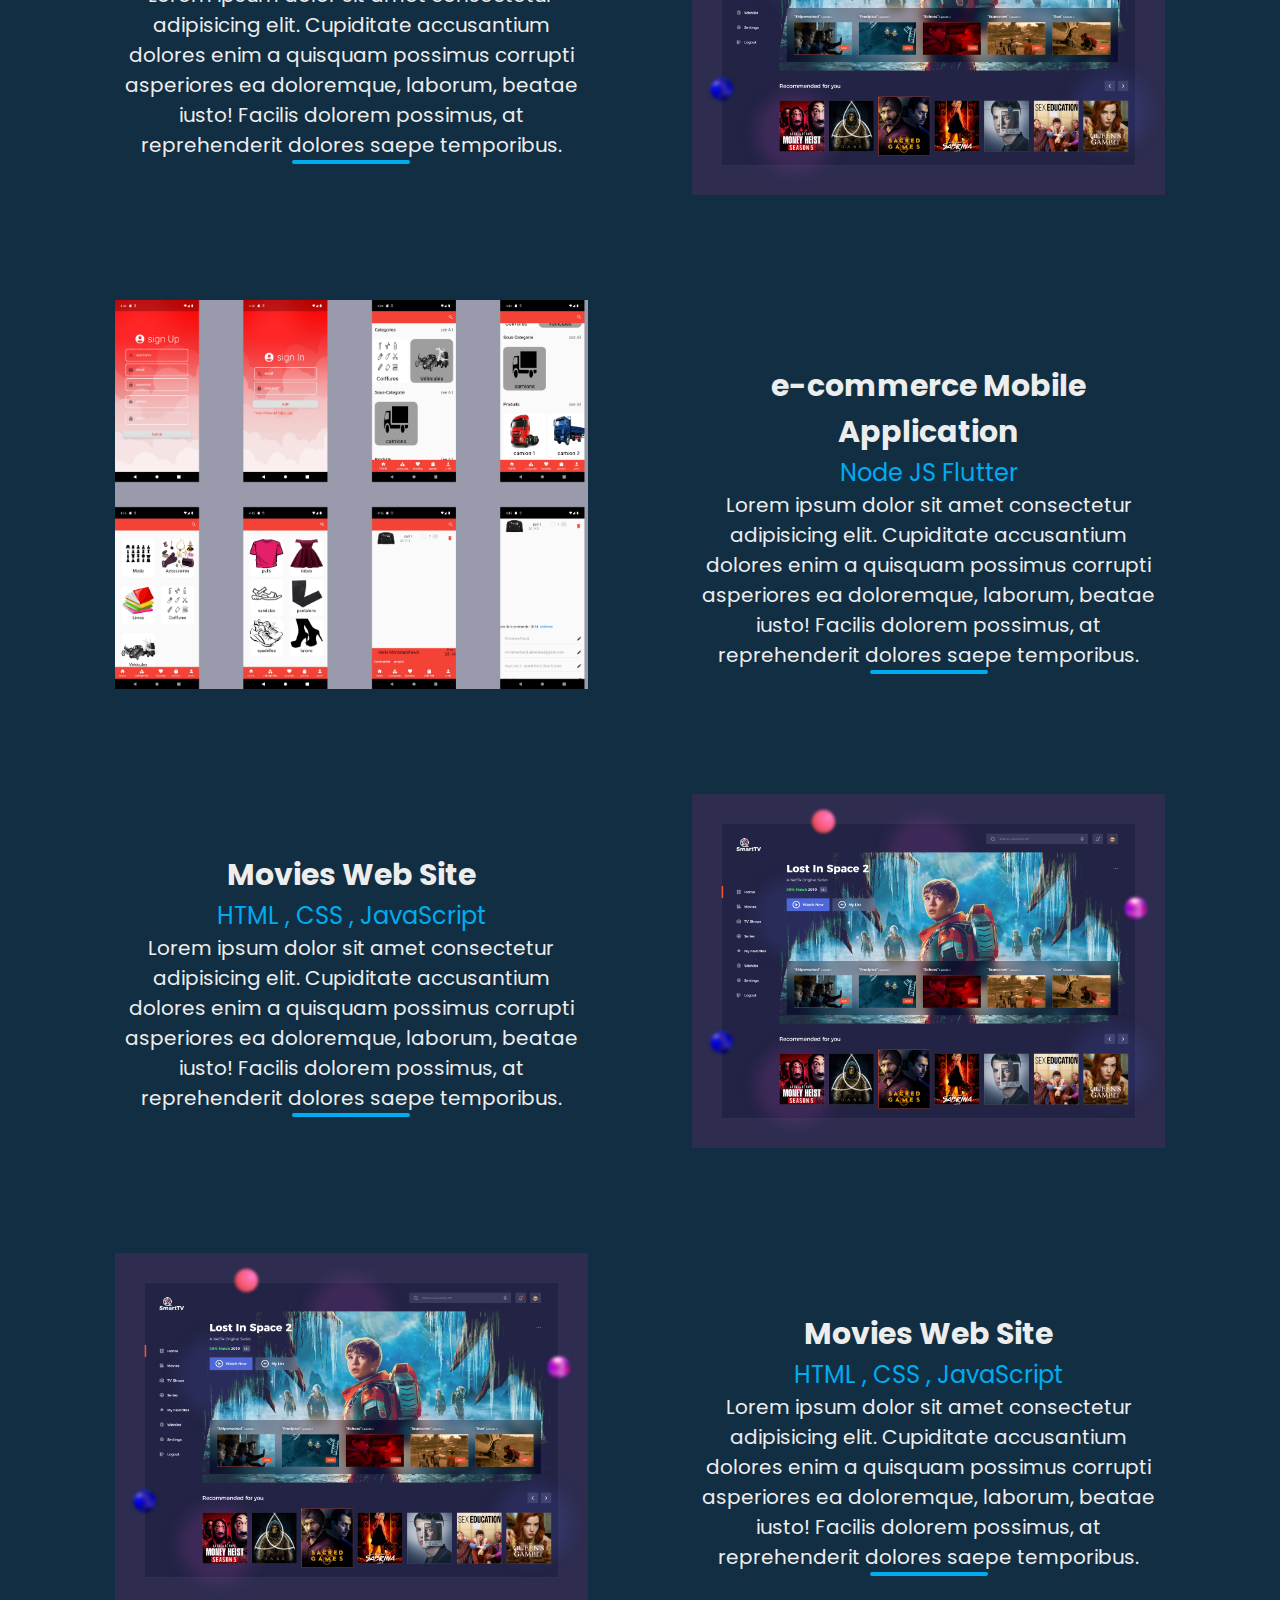
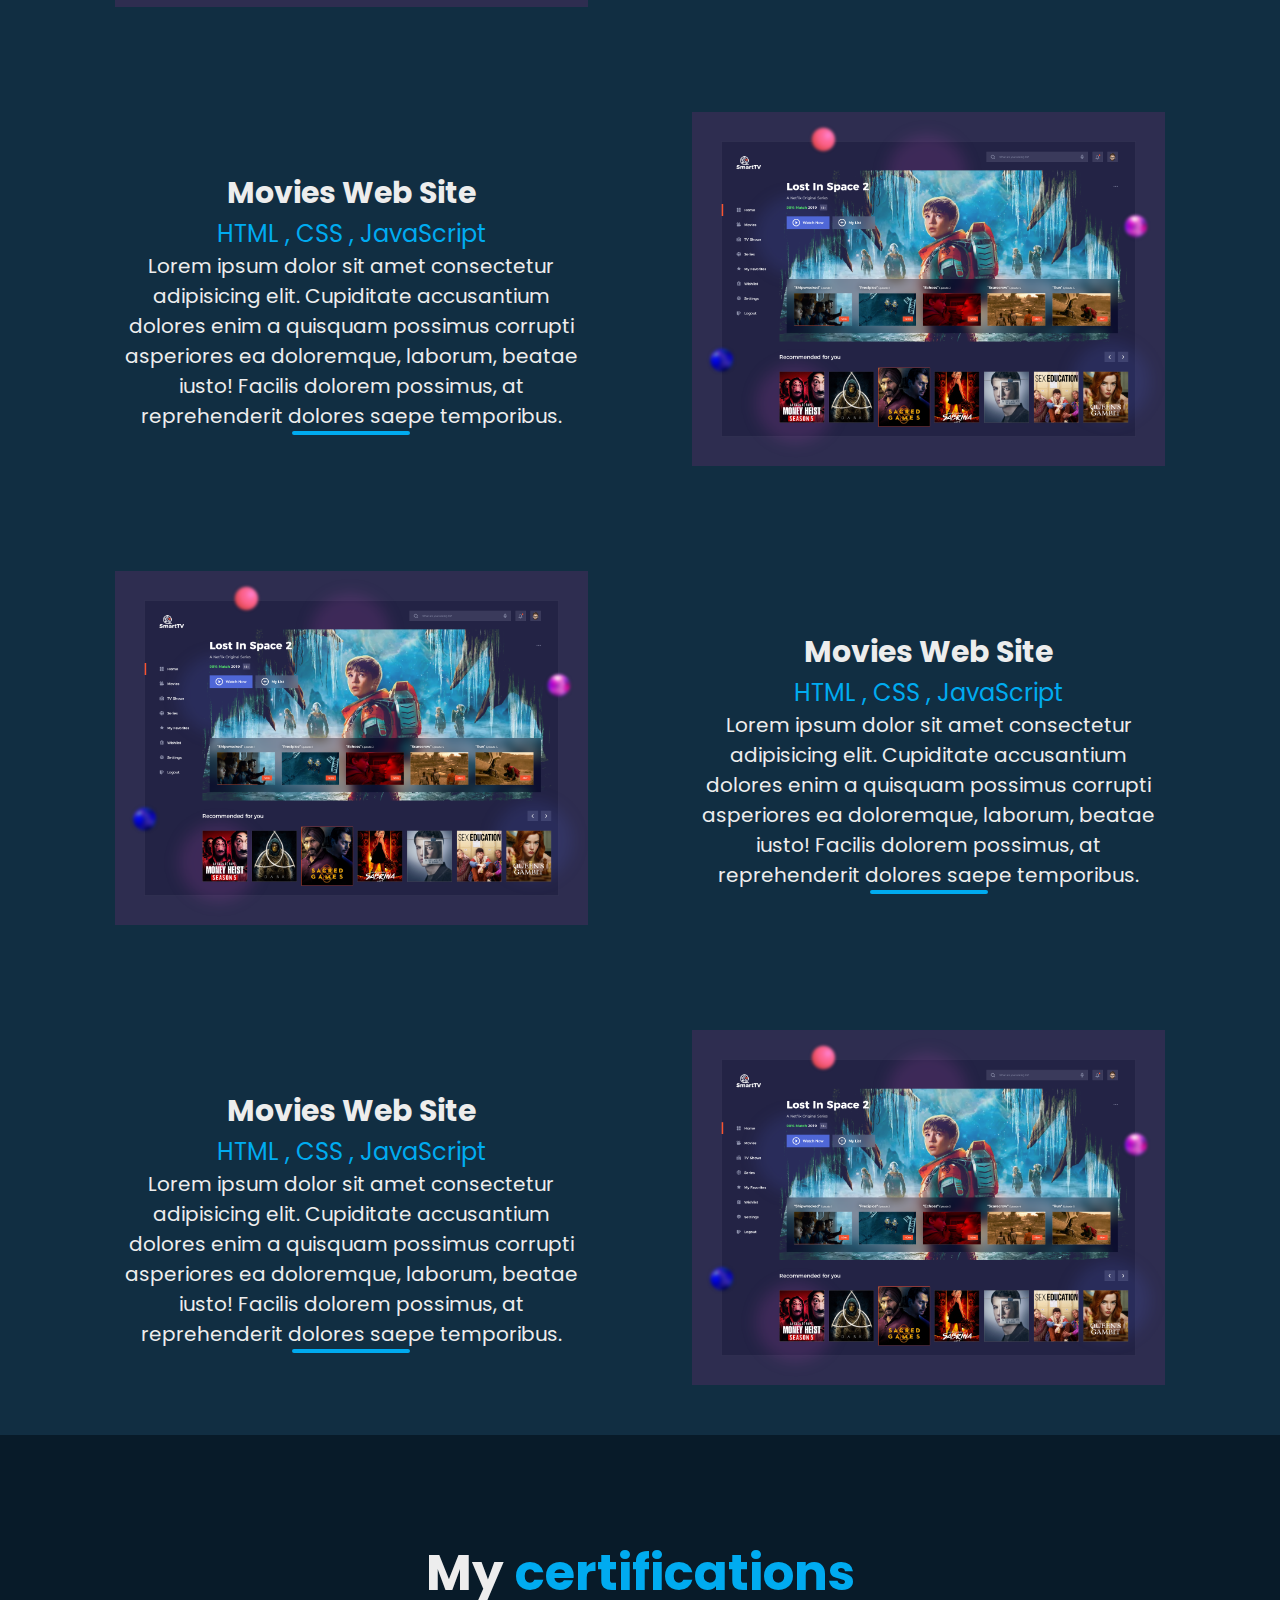
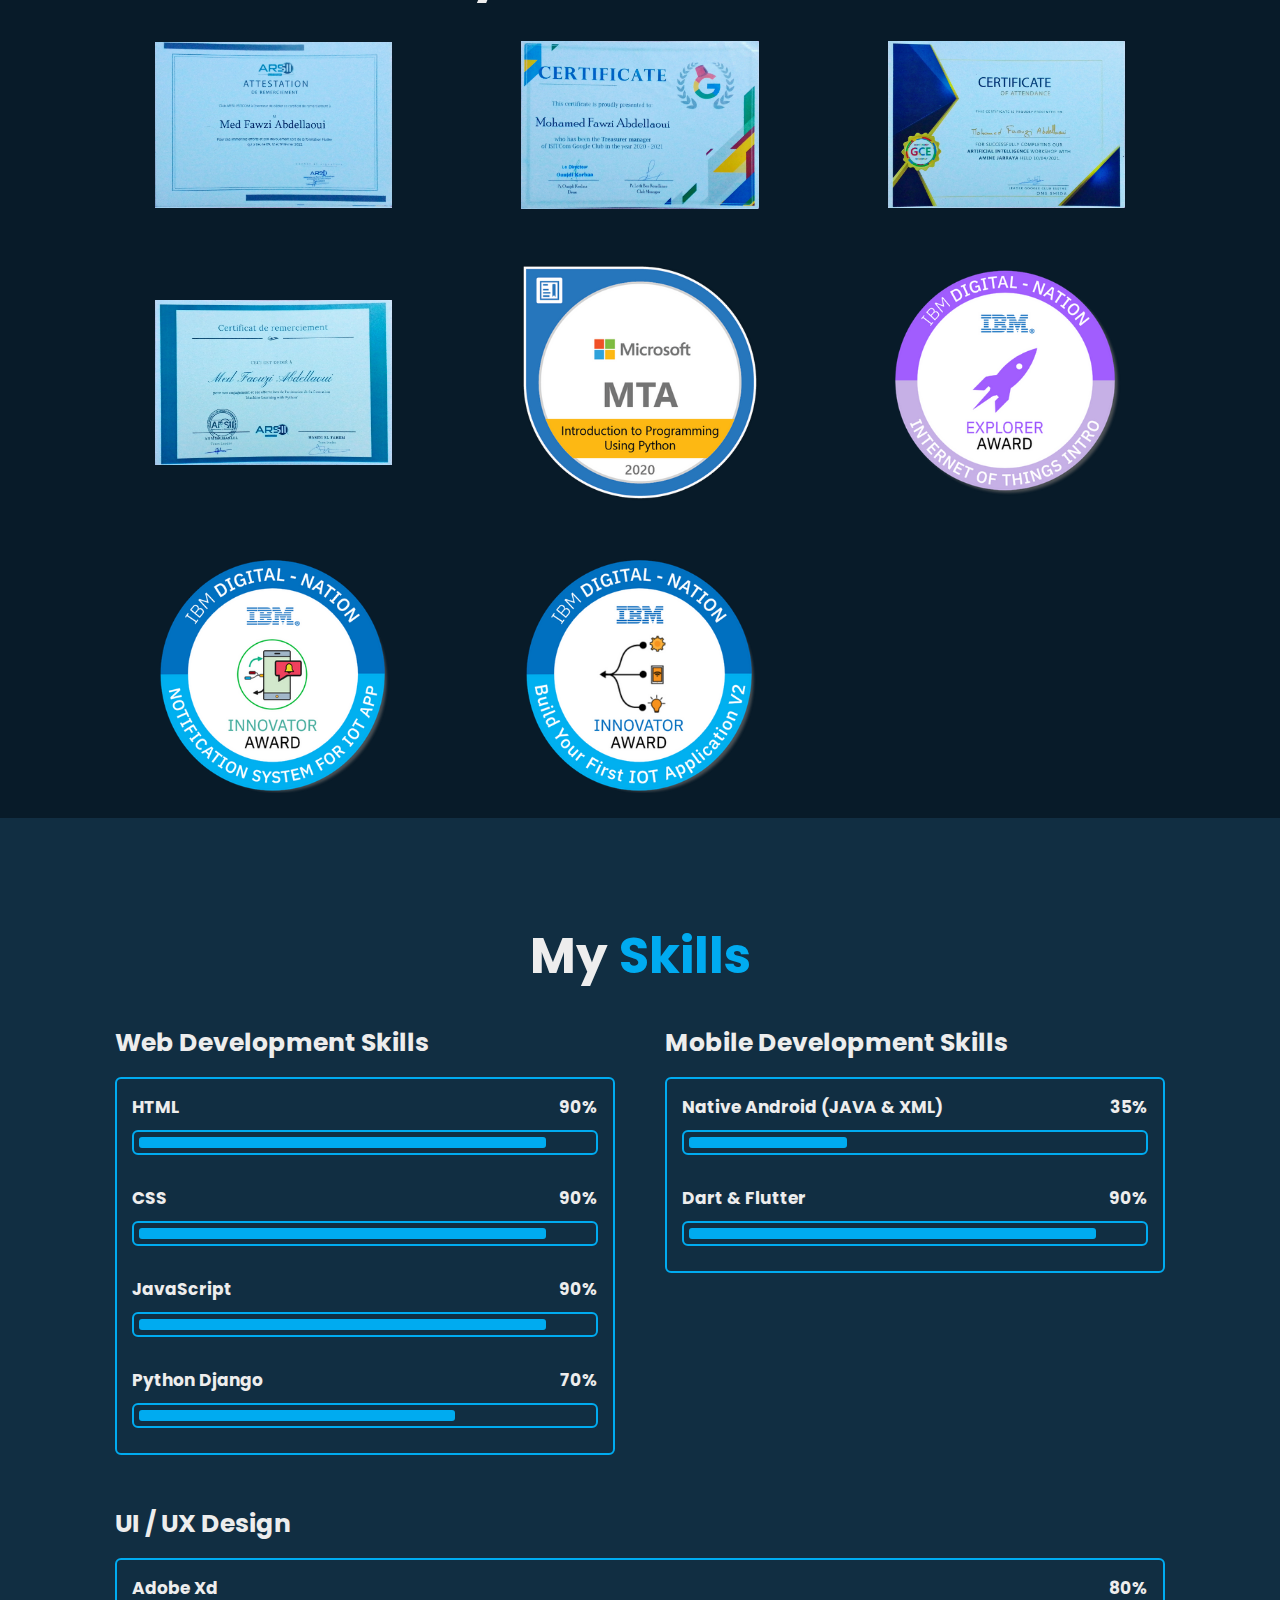
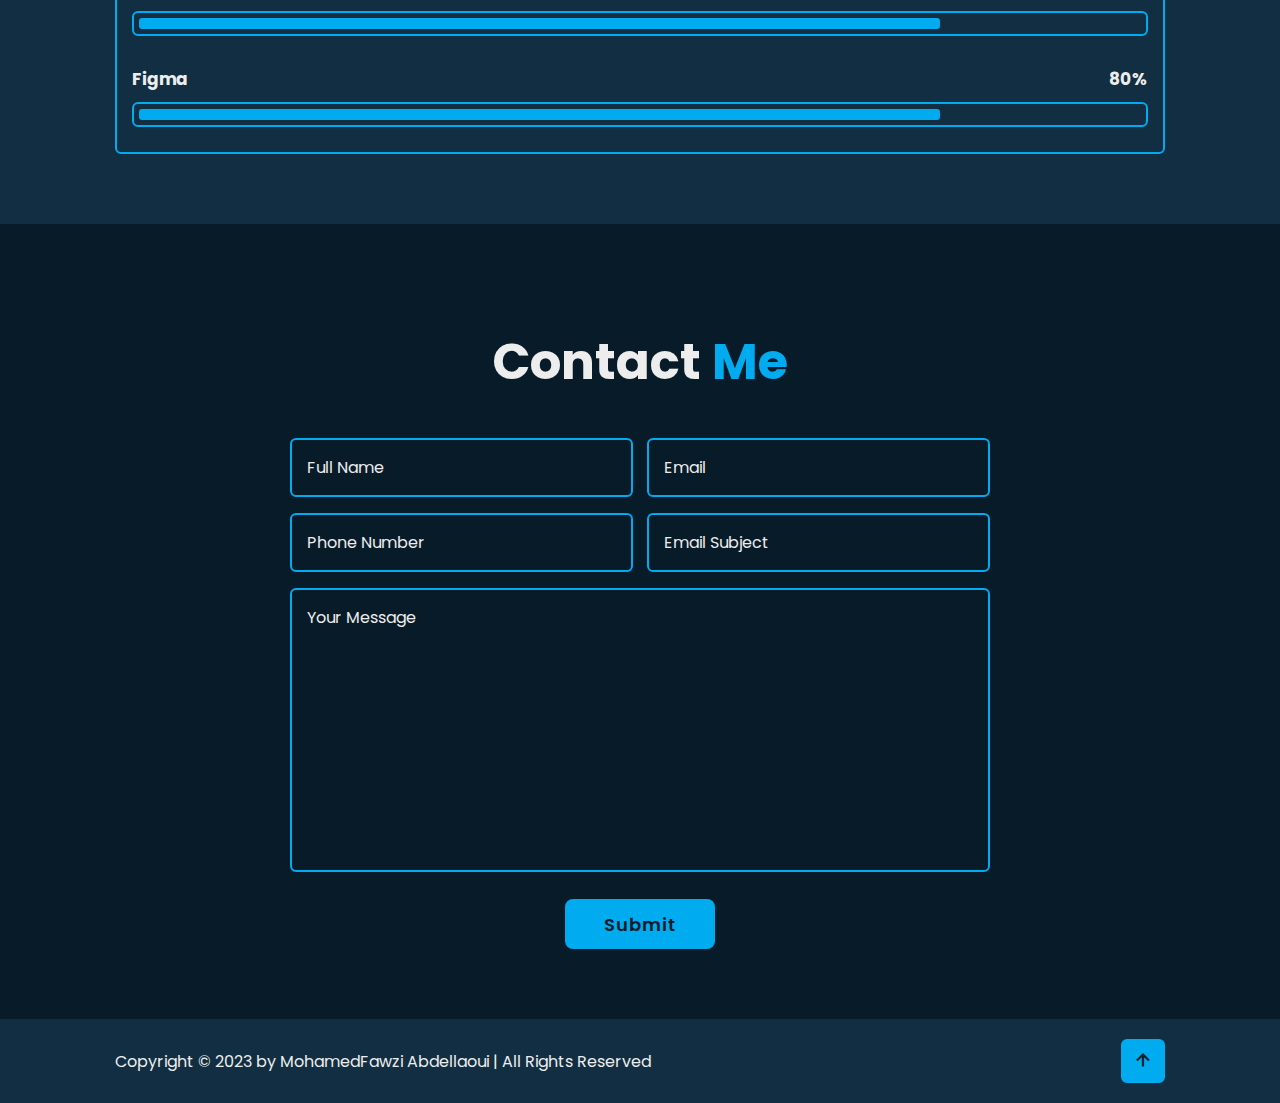
<file: html/index.html>
<!DOCTYPE html>
<html>
  <head>
    <meta charset="UTF-8" />
    <meta http-equiv="X-UA-Compatible" content="IE=edge" />
    <meta name="viewport" content="width=device-width,initial-scale=1.0" />
    <title>Mohamed Fawzi Abdellaoui CV</title>
    <link rel="stylesheet" href="/css/style.css" />
    <script src="/js/script.js"></script>
    <script src="https://smtpjs.com/v3/smtp.js"></script> 

    <link
      href="https://unpkg.com/boxicons@2.1.4/css/boxicons.min.css"
      rel="stylesheet"
    />
  </head>
  <body>
    <header class="header">
      <a href="#" class="logo">MohamedFawzi.</a>
      <div class="bx bx-menu" id="menu-icon"></div>
      <nav class="navbar">
        <a href="#home" class="active">Home</a>
        <a href="#education">Education</a>
        <a href="#experience">Experience</a>
        <a href="#projects">Projects</a>
        <a href="#certification">certifications</a>
        <a href="#skills">Skills</a>
        <a href="#contact">Contact</a>
      </nav>
    </header>
    <main>
      <!-- home section design -->
      <section class="home" id="home">
        <div class="home-content">
          <h1>Hi, I'm <span>Mohamed Fawzi Abdellaoui</span></h1>
          <div class="text-animate">
            <h3>Software Engineer</h3>
          </div>
          <p>
            Lorem ipsum dolor sit amet consectetur adipisicing elit. Dolorum ea
            cumque libero autem totam harum. Facilis eum esse dignissimos hic
            soluta, quod vitae, assumenda excepturi distinctio eligendi deserunt
            velit sequi?
          </p>
          <div class="btn-box">
            <a href="#" class="btn">Hire me</a>
            <a href="#" class="btn">Let's talk</a>
          </div>
          <div class="home-socialmedia">
            <a href="#"><i class="bx bxl-linkedin"></i></a>
            <a href="#"><i class="bx bxl-github"></i></a>
            <a href="#"><i class="bx bxl-twitter"></i></a>
          </div>
        </div>
        <div class="home-img">
          <img src="/src/fawziterm.png" alt="" />
          <span class="circle-spin"></span>
        </div>
        <span class="imgHover"></span>
      </section>
      <!-- education section design  -->
      <section class="education" id="education">
        <h2 class="heading">My <span>Journey</span></h2>
        <div class="education-row">
          <div class="education-column">
            <h3 class="title">Education</h3>
            <div class="education-box">
              <div class="education-content">
                <div class="content">
                  <div class="year">
                    <i class="bx bxs-calendar"></i>
                    2022-2025
                  </div>
                  <h3>National diploma in computer engineering - IPSAS Sfax</h3>
                  <p>
                    Lorem ipsum dolor sit amet consectetur adipisicing elit.
                    Libero at explicabo ab sunt? Consectetur nihil animi aliquam
                    sunt quos iusto, ipsum enim sed atque at sit! Perspiciatis
                    porro culpa delectus.
                  </p>
                </div>
              </div>
              <div class="education-content">
                <div class="content">
                  <div class="year">
                    <i class="bx bxs-calendar"></i>
                    2019-2022
                  </div>
                  <h3>
                    Bachelor degree in Computer Engineering - ISITCom Hammem
                    Sousse
                  </h3>
                  <p>
                    Lorem ipsum dolor sit amet consectetur adipisicing elit.
                    Libero at explicabo ab sunt? Consectetur nihil animi aliquam
                    sunt quos iusto, ipsum enim sed atque at sit! Perspiciatis
                    porro culpa delectus.
                  </p>
                </div>
              </div>
            </div>
          </div>
        </div>
      </section>
      <section class="experience" id="experience">
        <div class="experience-column">
          <h3 class="title">experience</h3>
          <div class="experience-box">
            <div class="experience-content">
              <div class="content">
                <div class="year">
                  <i class="bx bxs-calendar"></i>
                  Septembre 2022 - Present
                </div>
                <h3>R&D engineer - Fogits | Odoo Silver Partner</h3>
                <p>
                  Lorem ipsum dolor sit amet consectetur adipisicing elit.
                  Libero at explicabo ab sunt? Consectetur nihil animi aliquam
                  sunt quos iusto, ipsum enim sed atque at sit! Perspiciatis
                  porro culpa delectus.
                </p>
              </div>
            </div>
            <div class="experience-content">
              <div class="content">
                <div class="year">
                  <i class="bx bxs-calendar"></i>
                  Fev 2022 - Mai 2022
                </div>
                <h3>
                  Flutter Developer Intern - Limonade Software Technologies
                </h3>
                <p>
                  Lorem ipsum dolor sit amet consectetur adipisicing elit.
                  Libero at explicabo ab sunt? Consectetur nihil animi aliquam
                  sunt quos iusto, ipsum enim sed atque at sit! Perspiciatis
                  porro culpa delectus.
                </p>
              </div>
            </div>
            <div class="experience-content">
              <div class="content">
                <div class="year">
                  <i class="bx bxs-calendar"></i>
                  July 2021 - August 2021
                </div>
                <h3>Workspace management application - End Of Year Project</h3>
                <p>
                  Lorem ipsum dolor sit amet consectetur adipisicing elit.
                  Libero at explicabo ab sunt? Consectetur nihil animi aliquam
                  sunt quos iusto, ipsum enim sed atque at sit! Perspiciatis
                  porro culpa delectus.
                </p>
              </div>
            </div>
          </div>
        </div>
      </section>
      <!-- projects section design  -->
      <section class="projects" id="projects">
        <div class="projects-header">
          <h3 class="heading">My <span>Projects</span></h3>
        </div>

        <div class="categ-container">
          <ul class="categories">
            <li id="all" class="active">ALL</li>
            <li id="web_dev">Web Dev</li>
            <li id="mobile_dev">Mobile Dev</li>
            <li id="design">Design</li>
          </ul>
        </div>

        <div class="projects-container">
          <article class="project_card">
            <div class="project">
              <img src="/src/movies.png" alt="project pic" />
              <div class="project_modal">
                <h2 class="projects_title">Movies Web Site</h2>
                <p class="project_techs">HTML , CSS , JavaScript</p>
                <p class="project-desc">
                  Lorem ipsum dolor sit amet consectetur adipisicing elit.
                  Cupiditate accusantium dolores enim a quisquam possimus
                  corrupti asperiores ea doloremque, laborum, beatae iusto!
                  Facilis dolorem possimus, at reprehenderit dolores saepe
                  temporibus.
                </p>
                <a href="#" class="proj_btn"
                  >View Demo<i class="bx bx-link-external"></i
                ></a>
              </div>
            </div>
          </article>
          <article class="project_card">
            <div class="project">
              <img src="/src/grandshop.jpg" alt="project pic" />
              <div class="project_modal">
                <h2 class="projects_title">e-commerce Mobile Application</h2>
                <p class="project_techs">Node JS Flutter</p>
                <p class="project-desc">
                  Lorem ipsum dolor sit amet consectetur adipisicing elit.
                  Cupiditate accusantium dolores enim a quisquam possimus
                  corrupti asperiores ea doloremque, laborum, beatae iusto!
                  Facilis dolorem possimus, at reprehenderit dolores saepe
                  temporibus.
                </p>
                <a href="#" class="proj_btn"
                  >View Demo<i class="bx bx-link-external"></i
                ></a>
              </div>
            </div>
          </article>
          <article class="project_card">
            <div class="project">
              <img src="/src/movies.png" alt="project pic" />
              <div class="project_modal">
                <h2 class="projects_title">Movies Web Site</h2>
                <p class="project_techs">HTML , CSS , JavaScript</p>
                <p class="project-desc">
                  Lorem ipsum dolor sit amet consectetur adipisicing elit.
                  Cupiditate accusantium dolores enim a quisquam possimus
                  corrupti asperiores ea doloremque, laborum, beatae iusto!
                  Facilis dolorem possimus, at reprehenderit dolores saepe
                  temporibus.
                </p>
                <a href="#" class="proj_btn"
                  >View Demo<i class="bx bx-link-external"></i
                ></a>
              </div>
            </div>
          </article>
          <article class="project_card">
            <div class="project">
              <img src="/src/movies.png" alt="project pic" />
              <div class="project_modal">
                <h2 class="projects_title">Movies Web Site</h2>
                <p class="project_techs">HTML , CSS , JavaScript</p>
                <p class="project-desc">
                  Lorem ipsum dolor sit amet consectetur adipisicing elit.
                  Cupiditate accusantium dolores enim a quisquam possimus
                  corrupti asperiores ea doloremque, laborum, beatae iusto!
                  Facilis dolorem possimus, at reprehenderit dolores saepe
                  temporibus.
                </p>
                <a href="#" class="proj_btn"
                  >View Demo<i class="bx bx-link-external"></i
                ></a>
              </div>
            </div>
          </article>
          <article class="project_card">
            <div class="project">
              <img src="/src/movies.png" alt="project pic" />
              <div class="project_modal">
                <h2 class="projects_title">Movies Web Site</h2>
                <p class="project_techs">HTML , CSS , JavaScript</p>
                <p class="project-desc">
                  Lorem ipsum dolor sit amet consectetur adipisicing elit.
                  Cupiditate accusantium dolores enim a quisquam possimus
                  corrupti asperiores ea doloremque, laborum, beatae iusto!
                  Facilis dolorem possimus, at reprehenderit dolores saepe
                  temporibus.
                </p>
                <a href="#" class="proj_btn"
                  >View Demo<i class="bx bx-link-external"></i
                ></a>
              </div>
            </div>
          </article>
          <article class="project_card">
            <div class="project">
              <img src="/src/movies.png" alt="project pic" />
              <div class="project_modal">
                <h2 class="projects_title">Movies Web Site</h2>
                <p class="project_techs">HTML , CSS , JavaScript</p>
                <p class="project-desc">
                  Lorem ipsum dolor sit amet consectetur adipisicing elit.
                  Cupiditate accusantium dolores enim a quisquam possimus
                  corrupti asperiores ea doloremque, laborum, beatae iusto!
                  Facilis dolorem possimus, at reprehenderit dolores saepe
                  temporibus.
                </p>
                <a href="#" class="proj_btn"
                  >View Demo<i class="bx bx-link-external"></i
                ></a>
              </div>
            </div>
          </article>
          <article class="project_card">
            <div class="project">
              <img src="/src/movies.png" alt="project pic" />
              <div class="project_modal">
                <h2 class="projects_title">Movies Web Site</h2>
                <p class="project_techs">HTML , CSS , JavaScript</p>
                <p class="project-desc">
                  Lorem ipsum dolor sit amet consectetur adipisicing elit.
                  Cupiditate accusantium dolores enim a quisquam possimus
                  corrupti asperiores ea doloremque, laborum, beatae iusto!
                  Facilis dolorem possimus, at reprehenderit dolores saepe
                  temporibus.
                </p>
                <a href="#" class="proj_btn"
                  >View Demo<i class="bx bx-link-external"></i
                ></a>
              </div>
            </div>
          </article>
        </div>
      </section>
      <!-- certifications section design -->
      <section class="certification" id="certification">
        <h2 class="heading">My <span>certifications</span></h2>
        <div class="certifs-container">
          <article class="certif_card">
            <img src="/src/certif/flutter_training.jpg" alt="certif img" />
            <div class="certif_modal">
              <h3 class="certif_title">Flutter Trainer 12H</h3>
              <p class="certif_description">
                Lorem ipsum, dolor sit amet consectetur adipisicing elit. Labore
                quo iusto nam temporibus autem laborum? Ullam dolorum earum
                vitae quibusdam ceonsequatur aliquid asperiores veniam?
                Consectetur enim vel odit impedit rerum?
              </p>
            </div>
          </article>
          <article class="certif_card">
            <img src="/src/certif/google_tresor.jpg" alt="certif img" />
            <div class="certif_modal">
              <h3 class="certif_title">ISITCom Google Club Tresor</h3>
              <p class="certif_description">
                Lorem ipsum, dolor sit amet consectetur adipisicing elit. Labore
                quo iusto nam temporibus autem laborum? Ullam dolorum earum
                vitae quibusdam ceonsequatur aliquid asperiores veniam?
                Consectetur enim vel odit impedit rerum?
              </p>
            </div>
          </article>
          <article class="certif_card">
            <img src="/src/certif/ml_learn.jpg" alt="certif img" />
            <div class="certif_modal">
              <h3 class="certif_title">Artificial Intelligence Training</h3>
              <p class="certif_description">
                Lorem ipsum, dolor sit amet consectetur adipisicing elit. Labore
                quo iusto nam temporibus autem laborum? Ullam dolorum earum
                vitae quibusdam ceonsequatur aliquid asperiores veniam?
                Consectetur enim vel odit impedit rerum?
              </p>
            </div>
          </article>
          <article class="certif_card">
            <img src="/src/certif/ml_training.jpg" alt="certif img" />
            <div class="certif_modal">
              <h3 class="certif_title">Machine Learning trainer</h3>
              <p class="certif_description">
                Lorem ipsum, dolor sit amet consectetur adipisicing elit. Labore
                quo iusto nam temporibus autem laborum? Ullam dolorum earum
                vitae quibusdam ceonsequatur aliquid asperiores veniam?
                Consectetur enim vel odit impedit rerum?
              </p>
            </div>
          </article>
          <article class="certif_card">
            <img src="/src/certif/python_microsoft.png" alt="certif img" />
            <div class="certif_modal">
              <h3 class="certif_title">MTA-Introduction to programming using Python</h3>
              <p class="certif_description">
                Earners of the MTA: Introduction to Programming Using Python
                validate the skills and knowledge to recognize and write
                syntactically correct Python code, recognize data types
                supported by Python, and the ability to recognize and write
                Python code that will logically solve a given problem.
              </p>
            </div>
          </article>
          <article class="certif_card">
            <img src="/src/certif/IBM_Internet_of_Things.png" alt="certif img" />
            <div class="certif_modal">
              <h3 class="certif_title">IBM - Into to Internet Of Things</h3>
              <p class="certif_description">
                Lorem ipsum, dolor sit amet consectetur adipisicing elit. Labore
                quo iusto nam temporibus autem laborum? Ullam dolorum earum
                vitae quibusdam ceonsequatur aliquid asperiores veniam?
                Consectetur enim vel odit impedit rerum?
              </p>
            </div>
          </article>
          <article class="certif_card">
            <img src="/src/certif/IBM_Notification_Sys_for_IOT_Apps.png" alt="certif img" />
            <div class="certif_modal">
              <h3 class="certif_title">IBM - Notification System for IoT</h3>
              <p class="certif_description">
                Lorem ipsum, dolor sit amet consectetur adipisicing elit. Labore
                quo iusto nam temporibus autem laborum? Ullam dolorum earum
                vitae quibusdam ceonsequatur aliquid asperiores veniam?
                Consectetur enim vel odit impedit rerum?
              </p>
            </div>
          </article>
          <article class="certif_card">
            <img src="/src/certif/Build_your_first_IOT_app_v2.png" alt="certif img" />
            <div class="certif_modal">
              <h3 class="certif_title">IBM - Build Your IoT Application V2 </h3>
              <p class="certif_description">
                Lorem ipsum, dolor sit amet consectetur adipisicing elit. Labore
                quo iusto nam temporibus autem laborum? Ullam dolorum earum
                vitae quibusdam ceonsequatur aliquid asperiores veniam?
                Consectetur enim vel odit impedit rerum?
              </p>
            </div>
          </article>
        </div>
      </section>

      <!-- skill section design  -->
      <section class="skills" id="skills">
        <h2 class="heading">My <span>Skills</span></h2>
        <div class="skills-row">
          <div class="skills-column">
            <h3 class="title">Web Development Skills</h3>
            <div class="skills-box">
              <div class="skills-content">
                <div class="progress">
                  <h3>HTML<span>90%</span></h3>
                  <div class="bar"><span></span></div>
                </div>
                <div class="progress">
                  <h3>CSS<span>90%</span></h3>
                  <div class="bar"><span></span></div>
                </div>
                <div class="progress">
                  <h3>JavaScript<span>90%</span></h3>
                  <div class="bar"><span></span></div>
                </div>
                <div class="progress">
                  <h3>Python Django<span>70%</span></h3>
                  <div class="bar"><span></span></div>
                </div>
              </div>
            </div>
          </div>
          <div class="skills-column">
            <h3 class="title">Mobile Development Skills</h3>
            <div class="skills-box">
              <div class="skills-content">
                <div class="progress">
                  <h3>Native Android (JAVA & XML)<span>35%</span></h3>
                  <div class="bar"><span></span></div>
                </div>
                <div class="progress">
                  <h3>Dart & Flutter<span>90%</span></h3>
                  <div class="bar"><span></span></div>
                </div>
              </div>
            </div>
          </div>
          <div class="skills-column">
            <h3 class="title">UI / UX Design</h3>
            <div class="skills-box">
              <div class="skills-content">
                <div class="progress">
                  <h3>Adobe Xd<span>80%</span></h3>
                  <div class="bar"><span></span></div>
                </div>
                <div class="progress">
                  <h3>Figma<span>80%</span></h3>
                  <div class="bar"><span></span></div>
                </div>
              </div>
            </div>
          </div>
        </div>
      </section>
      <!-- contact section design -->
      <section class="contact" id="contact">
        <h2 class="heading">Contact <span>Me</span></h2>
        <form  >
          <div class="input-box">
            <div class="input-field">
              <input id="fullName" type="text" placeholder="Full Name" required />
              <span class="focus"></span>
            </div>
            <div class="input-field">
              <input id="emailAdress" type="email" placeholder="Email" required />
              <span class="focus"></span>
            </div>
          </div>
          <div class="input-box">
            <div class="input-field">
              <input id="phoneNumber" type="number" placeholder="Phone Number" required />
              <span class="focus"></span>
            </div>
            <div class="input-field">
              <input id="emailSubject" type="text" placeholder="Email Subject" required name="_subject" />
              <span class="focus"></span>
            </div>
          </div>

          <div class="textarea-field">
            <textarea
              name=""
              id="message"
              cols="30"
              rows="10"
              placeholder="Your Message"
              required
            ></textarea>
            <span class="focus"></span>
          </div>
          <div id="submit_form" class="btn-box btns">
            <button type="submit" class="btn">Submit</button>
          </div>
        </form>
      </section>
      <!-- footer design  -->
      <footer class="footer">
        <div class="footer-text">
          <p>
            Copyright &copy; 2023 by MohamedFawzi Abdellaoui | All Rights
            Reserved
          </p>
        </div>
        <div class="footer-iconTop">
          <a href="#"><i class="bx bx-up-arrow-alt"></i></a>
        </div>
      </footer>
    </main>
  </body>
</html>
</file>
<file: css/style.css>
@import url('https://fonts.googleapis.com/css2?family=Poppins:wght@300;400;500;600;700;800;900&display=swap');

* {
    margin: 0;
    padding: 0;
    box-sizing: border-box;
    font-family: 'Poppins', sans-serif;
}

:root {
    --bg-color: #081b29;
    --second-bg-color: #112e42;
    --text-color: #ededed;
    --main-color: #00abf0;

}

html {
    font-size: 62.5%;
    overflow-x: hidden;
}

body {
    background-color: var(--bg-color) !important;
    color: var(--text-color) !important;
}

.header {
    position: fixed;
    top: 0;
    left: 0;
    width: 100%;
    padding: 2rem 9%;
    display: flex;
    align-items: center;
    justify-content: space-between;
    z-index: 1000;
    transition: .3s;
}

.header.sticky {
    background: var(--bg-color);

}

.logo {
    font-size: 2.5rem;
    color: var(--text-color);
    font-weight: 600;
}


.navbar a {
    font-size: 1.7rem;
    color: var(--text-color);
    text-decoration: none;
    margin-left: 3.5rem;
    transition: .3s;
}


.navbar a:hover,
.navbar a.active {
    color: var(--main-color);
}

#menu-icon {
    font-size: 3.6rem;
    color: var(--text-color);
    cursor: pointer;
    display: none;
}

section {
    min-height: 100vh;
    padding: 10rem 9% 2rem;
}


.home {
    display: flex;
    align-items: center;
    justify-content: space-between;
    flex-wrap: wrap;
    padding: 0 9%;
}


.home-content {
    max-width: 50%;
}

.home-content h1 {
    font-size: 5.6rem;
    font-weight: 700;
    line-height: 1.3;
}


.home-content h1 span {
    color: var(--main-color);
}

.home-content .text-animate {
    position: relative;
    width: 32.8rem;
}

.home-content .text-animate h3 {
    font-size: 3.2rem;
    font-weight: 700;
    color: transparent;
    background-image: linear-gradient(var(--main-color),var(--main-color) );
    background-repeat: no-repeat;
    -webkit-text-stroke-width: .7px;
    -webkit-text-stroke-color: var(--main-color);
    -webkit-background-clip: text;
    animation: homebgtext 6s linear infinite;
    animation-delay: 2s;
    background-position: 0 0;
}




.home-content .text-animate h3::before {
    content: "";
    position: absolute;
    font-size: 3.6rem;
    top: 0;
    left: 0;
    width: 0;
    height: 100%;
    border-right: 2px solid var(--main-color);
    z-index: -1;
    animation: homeCursortext 6s linear infinite;
    animation-delay: 2s;
}

@keyframes homebgtext{
    0%,10%,100%{
        background-position: -33rem 0;
    }
    65%,85%{
        background-position: 0 0;
    }
}

@keyframes homeCursortext{
    0%,10%,100%{
        width: 0;
    }
    65%,78%,85%{
        width: 100%;
        opacity: 1;
    }
    75%,81%{
        opacity: 0;
    }
}


.home-content p {
    font-size: 1.6rem;
    margin: 2rem 0 4rem;

}

.btn-box {
    position: relative;
    display: flex;
    justify-content: space-between;
    width: 34.5rem;
    height: 5rem;
}

.btn-box .btn {
    position: relative;
    display: inline-flex;
    justify-content: center;
    align-items: center;
    width: 15rem;
    height: 100%;
    background: var(--main-color);
    border: .2rem solid var(--main-color);
    border-radius: .8rem;
    font-size: 1.8rem;
    font-weight: 600;
    letter-spacing: .1rem;
    color: var(--bg-color);
    z-index: 1;
    text-decoration: none;
    overflow: hidden;
    transition: .5s;
}

.btn-box .btn:nth-child(2) {
    background: transparent;
    color: var(--main-color);
}

.btn-box .btn:nth-child(2):hover {
    color: var(--bg-color);
}

.btn-box .btn:nth-child(2)::before {
    background: var(--main-color);
}

.btn-box .btn:hover {
    color: var(--main-color);
}

.btn-box .btn::before {
    content: '';
    position: absolute;
    top: 0;
    left: 0;
    width: 0;
    height: 100%;
    z-index: -1;
    transition: .5s;
    background: var(--bg-color);
}

.btn-box .btn:hover::before {
    width: 100%;
}

.home-socialmedia {
    position: absolute;
    bottom: 4rem;
    width: 170px;
    display: flex;
    justify-content: space-between;
}

.home-socialmedia a {
    position: relative;
    display: inline-flex;
    justify-content: center;
    align-items: center;
    width: 40px;
    height: 40px;
    background: transparent;
    border: .2rem solid var(--main-color);
    border-radius: 50%;
    text-decoration: none;
    font-size: 20px;
    color: var(--main-color);
    overflow: hidden;
    z-index: 1;
    transition: .5s;
}

.home-socialmedia a::before {
    content: '';
    position: absolute;
    top: 0;
    left: 0;
    width: 0;
    height: 100%;
    z-index: -1;
    transition: .5s;
    background: var(--main-color);
}

.home-socialmedia a:hover::before {
    width: 100%;
}

.home-socialmedia a:hover {
    color: var(--bg-color);
}

.home-img {
    position: relative;
    width: 50%;
    height: 50%;
    left: 5%;
    border-radius: 50%;
    display: flex;
    justify-content: center;
    align-items: center;
}

.home-img img {
    width: 100%;
    height: auto;
    border-radius: 50%;
    border: .2rem solid var(--main-color);
}

.circle-spin {
    position: absolute;
  top: -3%;
  left: -3%;
  width: 108%;
  height: 108%;
  border-radius: 50%;
  border-top: 0.2rem solid var(--main-color);
  border-bottom: 0.2rem solid var(--main-color);
  border-left: 0.2rem solid var(--text-color);
  border-right: 0.2rem solid var(--text-color);
  /* animation: circle-spin 5s linear infinite; */
  animation: spinoffPulse 1s infinite linear;
  transition: .008s;
  box-sizing: border-box;
  z-index: 1;
  }


  @keyframes spinPulse {
    0% { -moz-transform:rotate(160deg); opacity:0; box-shadow:0 0 1px #bdd73c;}
	50% { -moz-transform:rotate(145deg); opacity:1; }
	100% { -moz-transform:rotate(-320deg); opacity:0; }
}


.imgHover {
    position: absolute;
    top: 0;
    right: 0;
    width: 50%;
    height: 100%;
    background-color: transparent;
    transition: .3s;
}

.imgHover:hover {
    background-color: var(--bg-color);
    opacity: .8;
    z-index: 99999;
}

.about {
    display: flex;
    justify-content: center;
    align-items: center;
    flex-direction: column;
    gap: 2rem;
    background: var(--second-bg-color);
    padding-bottom: 6.5rem;
}

.heading {
    font-size: 5rem;
    margin-bottom: 3rem;
    text-align: center;
}

.heading span {
    color: var(--main-color);

}


.btn-box.btns {
    display: inline-block;
    width: 15rem;
}

.btn-box.btns a::before {
    background: var(--second-bg-color);
}


.education {
    display: flex;
    justify-content: center;
    align-items: center;
    flex-direction: column;
    max-height: auto;
    min-width: auto;
    padding-bottom: 5rem;
    background: var(--second-bg-color);
}

.education-row {
    display: flex;
    align-items: center;
    flex-wrap: wrap;
    gap: 5rem;
}

.education-row .education-column {
    flex: 1 1 40rem;
}


.education-column .title {
    font-size: 2.5rem;
    margin: 0 0 1.5rem 2rem;

}


.education-column .education-box {
    border-left: .2rem solid var(--main-color);
}

.education-box .education-content {
    position: relative;
    padding-left: 2rem;
}

.education-box .education-content::before {
    content: '';
    position: absolute;
    top: 0;
    left: -1.1rem;
    width: 2rem;
    height: 2rem;
    background-color: var(--main-color);
    border-radius: 50%;

}

.education-content .content {
    position: relative;
    padding: 1.5rem;
    border: .2rem solid var(--main-color);
    margin-bottom: 2rem;
    z-index: 1;
}

.education-content .content::before {
    content: '';
    position: absolute;
    top: 0;
    left: 0;
    width: 0;
    height: 100%;
    background: var(--bg-color);
    z-index: -1;
    transition: .5s;
}

.education-content .content:hover::before {
    width: 100%;
}

.education-content .content .year {
    font-size: 1.5rem;
    color: var(--main-color);
    padding-bottom: .5rem;
}

.education-content .content .year i {
    padding-right: .5rem;
}

.education-content .content h3 {
    font-size: 2rem;
}

.education-content .content p {
    font-size: 1.6rem;
    padding-top: .5rem;
}

.experience {
    display: flex;
    justify-content: center;
    align-items: center;
    flex-direction: column;
    max-height: auto;
    min-width: auto;
    padding-bottom: 5rem;
    background: var(--bg-color);
}

.experience-row {
    display: flex;
    align-items: center;
    flex-wrap: wrap;
    gap: 5rem;
}

.experience-row .experience-column {
    flex: 1 1 40rem;
}


.experience-column .title {
    font-size: 2.5rem;
    margin: 0 0 1.5rem 2rem;

}


.experience-column .experience-box {
    border-left: .2rem solid var(--main-color);
}

.experience-box .experience-content {
    position: relative;
    padding-left: 2rem;
}

.experience-box .experience-content::before {
    content: '';
    position: absolute;
    top: 0;
    left: -1.1rem;
    width: 2rem;
    height: 2rem;
    background-color: var(--main-color);
    border-radius: 50%;

}

.experience-content .content {
    position: relative;
    padding: 1.5rem;
    border: .2rem solid var(--main-color);
    margin-bottom: 2rem;
    z-index: 1;
}

.experience-content .content::before {
    content: '';
    position: absolute;
    top: 0;
    left: 0;
    width: 0;
    height: 100%;
    background: var(--second-bg-color);
    z-index: -1;
    transition: .5s;
}

.experience-content .content:hover::before {
    width: 100%;
}

.experience-content .content .year {
    font-size: 1.5rem;
    color: var(--main-color);
    padding-bottom: .5rem;
}

.experience-content .content .year i {
    padding-right: .5rem;
}

.experience-content .content h3 {
    font-size: 2rem;
}

.experience-content .content p {
    font-size: 1.6rem;
    padding-top: .5rem;
}

.projects {
    display: flex;
    justify-content: center;
    align-items: center;
    flex-direction: column;
    max-height: auto;
    min-width: auto;
    padding-bottom: 5rem;
    background: var(--second-bg-color);
}

.categ-container {
    width: 35%;
    position: relative;
    left: 40%;
}

.categories {
    display: flex;
    justify-content: space-around;
    align-items: center;
    list-style-type: none;
}

.categories li {
    font-size: 2rem;
    text-align: center;
}

.categories li.active {
    background: var(--bg-color);
    width: 20%;
    text-align: center;
    color: var(--main-color);
}

.projects-container {
    display: flex;
    flex-wrap: wrap;
    justify-content: space-between;
    align-items: stretch;
    height: 100%;
    width: 100%;
    margin-top: 10%;
}

.project_card {
    width: 100%;
    height: auto;
}

.project_card:not(:first-child) {
    margin-top: 10%;
}

.project {
    display: flex;
    flex-direction: row;
    align-items: flex-start;
    justify-content: space-between;
    height: 100%;
}

.project img {
    width: 45%;
}

.project_image img {
    width: 100%;
    height: auto;
}

.project_modal {
    width: 45%;
    margin-top: 10px;
    text-align: center;
    display: flex;
    flex-direction: column;
    justify-content: space-around;
    align-items: center;
    height: 70%;
    align-self: center;
}

.projects_title {
    font-size: 3rem;
}

.project_techs {
    color: var(--main-color);
    font-size: 2.4rem;

}

.project-desc {
    font-size: 2rem;
}

.project_card:nth-child(2n+1) .project {
    flex-direction: row-reverse;
}

.project_card:nth-child(2n+1) .project_modal {
    order: 1;
}

.proj_btn {
    position: relative;
    display: inline-flex;
    justify-content: space-around;
    justify-content: center;
    align-items: center;
    width: 25%;
    height: 10%;
    background: var(--main-color);
    border: .2rem solid var(--main-color);
    border-radius: .8rem;
    font-size: 1.8rem;
    font-weight: 600;
    letter-spacing: .1rem;
    color: var(--bg-color);
    z-index: 1;
    text-decoration: none;
    overflow: hidden;
    transition: .5s;
}

.proj_btn:nth-child(2) {
    background: transparent;
    color: var(--main-color);
}

.proj_btn:nth-child(2):hover {
    color: var(--bg-color);
}

.proj_btn:nth-child(2)::before {
    background: var(--main-color);
}

.proj_btn:hover {
    color: var(--main-color);
}

.proj_btn::before {
    content: '';
    position: absolute;
    top: 0;
    left: 0;
    width: 0;
    height: 100%;
    z-index: -1;
    transition: .5s;
    background: var(--bg-color);
}

.proj_btn:hover::before {
    width: 100%;
}

 /* Center the carousel */
 .custom-carousel {
    width: 45%; /* Adjust the desired width */
    margin: 0 auto;
  }

  /* Center the carousel controls horizontally */
  .carousel-control-prev,
  .carousel-control-next {
    transform: translateX(0);
  }

  /* Center the carousel items */
  .carousel-inner {
    text-align: center;
  }

  .carousel-item {
    display: inline-block;
  }

  .carousel-item img {
    width: 80%;
    margin: 0 auto;
  }

.certification {
    width: auto;
    height: auto;
    margin: 0;
}

.certifs-container {
    display: grid;
    grid-template-columns: repeat(3, 1fr);
    grid-gap: 5rem;
    justify-items: center;
    justify-content: space-around;
    align-items: center;
}

.certif_card {
    width: 75%;
    position: relative;
    overflow: hidden;
    /* Adjust the width as per your preference */
}

.certif_card img {
    width: 100%;
    height: 100%;
}

.certif_modal {
    display: none;
    position: absolute;
    top: 0;
    left: 0;
    width: 100%;
    height: 100%;
    background-color: var(--main-color);
    border-radius: 10%;
    padding: 1rem;
    text-align: center;
    overflow-wrap: break-word; /* Wrap text in case of overflow */
    word-wrap: break-word;
}

.certif_card:hover .certif_modal {
    display: flex;
    flex-direction: column;
    justify-content: space-around;
    overflow-wrap: break-word; /* Wrap text in case of overflow */
    word-wrap: break-word;
}

.certif_card:hover .certif_modal h3 {
    font-size: 2.8rem;
    overflow-wrap: break-word; /* Wrap text in case of overflow */
    word-wrap: break-word;
}
.certif_card:hover .certif_modal p {
    font-size: 1.5rem;
    overflow-wrap: break-word; /* Wrap text in case of overflow */
    word-wrap: break-word;
}


.skills {
    min-height: auto;
    padding-bottom: 7rem;
    background: var(--second-bg-color);
}

.skills-row {
    display: flex;
    flex-wrap: wrap;
    gap: 5rem;
}


.skills-column {
    flex: 1 1 40rem;
}

.skills-column .title {
    font-size: 2.5rem;
    margin: 0 0 1.5rem;
}

.skills-box .skills-content {
    position: relative;
    border: .2rem solid var(--main-color);
    border-radius: .6rem;
    padding: .5rem 1.5rem;
    overflow: hidden;
    z-index: 1;
}

.skills-box .skills-content::before {
    content: '';
    position: absolute;
    top: 0;
    left: 0;
    width: 0;
    height: 100%;
    background: var(--bg-color);
    z-index: -1;
    transition: .5s;
}

.skills-box .skills-content:hover::before {
    width: 100%;
}



.progress {
    padding: 1rem 0;
}

.progress h3 {
    font-size: 1.7rem;
    display: flex;
    justify-content: space-between;
}

.preogress h3 span {
    color: var(--text-color);
}

.bar {
    height: 2.5rem;
    border-radius: .6rem;
    border: .2rem solid var(--main-color);
    padding: .5rem;
    margin: 1rem 0;
}

.bar span {
    display: block;
    height: 100%;
    border-radius: .3rem;
    background: var(--main-color);
}

.skills-column:nth-child(1) .progress:nth-child(1) .bar span,
.skills-column:nth-child(1) .progress:nth-child(2) .bar span,
.skills-column:nth-child(1) .progress:nth-child(3) .bar span,
.skills-column:nth-child(2) .progress:nth-child(2) .bar span {
    width: 90%;
}

.skills-column:nth-child(1) .progress:nth-child(4) .bar span {
    width: 70%;
}



.skills-column:nth-child(2) .progress:nth-child(1) .bar span {
    width: 35%;
}

.skills-column:nth-child(3) .progress .bar span {
    width: 80%;
}

.contact {
    min-height: auto;
    padding-bottom: 7rem;
}

.contact form {
    max-width: 70rem;
    margin: 0 auto;
    text-align: center;
}

.contact form .input-box {
    position: relative;
    display: flex;
    justify-content: space-between;
    flex-wrap: wrap;
}

.contact form .input-box .input-field {
    position: relative;
    width: 49%;
    margin: .8rem 0;
}

.contact form .input-box .input-field input,
.contact form .textarea-field textarea {
    width: 100%;
    height: 100%;
    padding: 1.5rem;
    font-size: 1.6rem;
    color: var(--text-color);
    background: transparent;
    border: .2rem solid var(--main-color);
    border-radius: .6rem;
}

.contact form .input-box .input-field input::placeholder,
.contact form .textarea-field textarea::placeholder {
    color: var(--text-color);
}

.contact form .input-box .input-field input:focus,
.contact form .textarea-field textarea:focus {
    color: var(--text-color);
    border: .2rem solid var(--main-color);
    outline: none !important;
}

.contact form .focus {
    position: absolute;
    top: 0;
    left: 0;
    width: 0;
    height: 100%;
    background: var(--second-bg-color);
    border-radius: .6rem;
    z-index: -1;
    transition: .5s;
}

.contact form .input-box .input-field input:focus~.focus,
.contact form .input-box .input-field input:valid~.focus,
.contact form .textarea-field textarea:focus~.focus,
.contact form .textarea-field textarea:valid~.focus {
    width: 100%;
}

.contact form .textarea-field {
    position: relative;
    margin: .8rem 0 2.7rem;
    display: flex
}

.contact form .textarea-field textarea {
    resize: none;
}

.contact form .btn-box.btns .btn {
    cursor: pointer;

}

.footer {
    display: flex;
    justify-content: space-between;
    align-items: center;
    flex-wrap: wrap;
    padding: 2rem 9%;
    background: var(--second-bg-color);
}

.footer-text p {
    font-size: 1.6rem;
}

.footer-iconTop a {
    position: relative;
    display: inline-flex;
    justify-content: center;
    align-items: center;
    padding: .8rem;
    background: var(--main-color);
    border: .2rem solid var(--main-color);
    border-radius: .6rem;
    z-index: 1;
    text-decoration: none;
}

.footer-iconTop a::before {
    content: '';
    position: absolute;
    top: 0;
    left: 0;
    width: 0;
    height: 100%;
    background-color: var(--second-bg-color);
    z-index: -1;
    transition: .5s;
}


.footer-iconTop a:hover::before {
    width: 100%;
}


.footer-iconTop a i {
    font-size: 2.4rem;
    color: var(--bg-color);
    transition: .5s;
}

.footer-iconTop a:hover i {
    font-size: 2.4rem;
    color: var(--main-color);

}

/* BREAK POINTS */

@media (max-width:1200px) {
    html {
        font-size: 55%;
    }
    .skills-column:last-child{
        width: 40%;
    }
}

@media (max-width:991px) {
    .header {
        padding: 2rem 4%;
    }

    section {
        padding: 10rem 4% 3rem;
    }

    .home {
        padding: 0 2%;
    }

    .footer {
        padding: 2rem 4%;
    }
}
</file>
